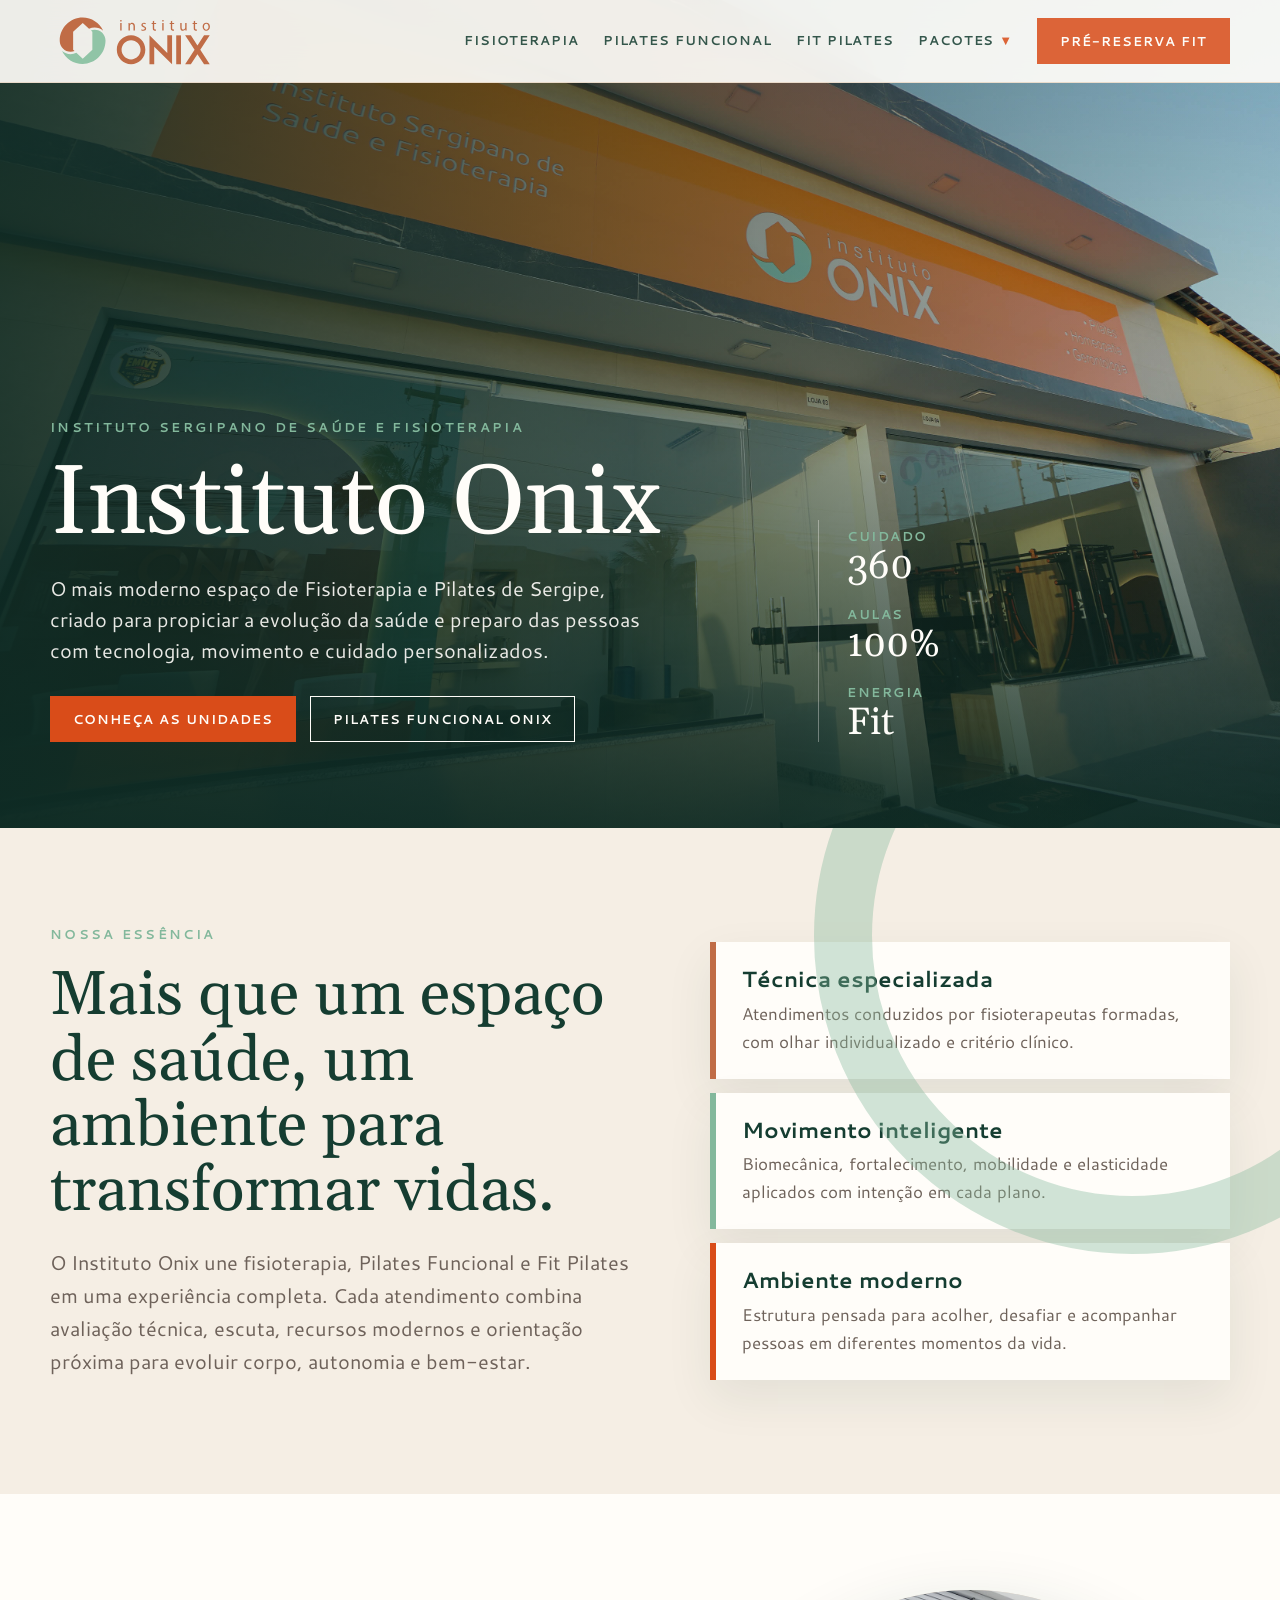
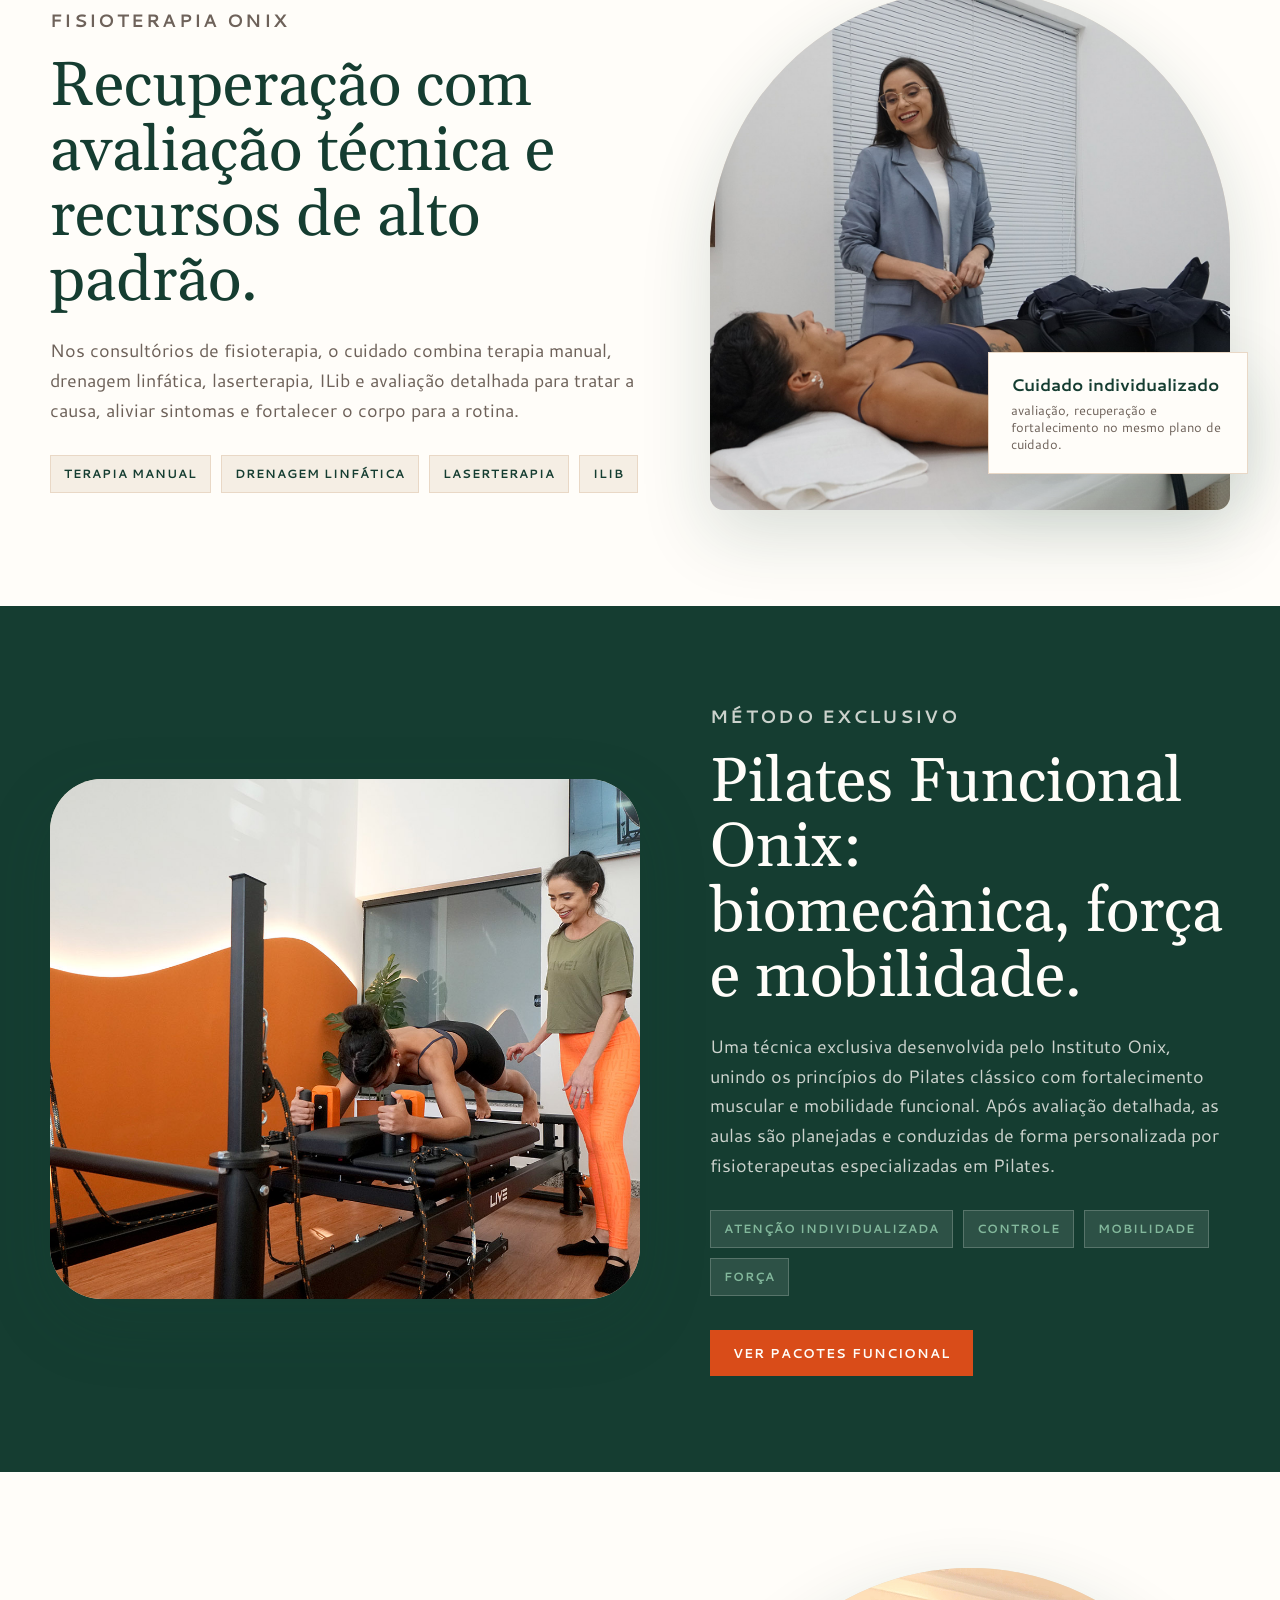
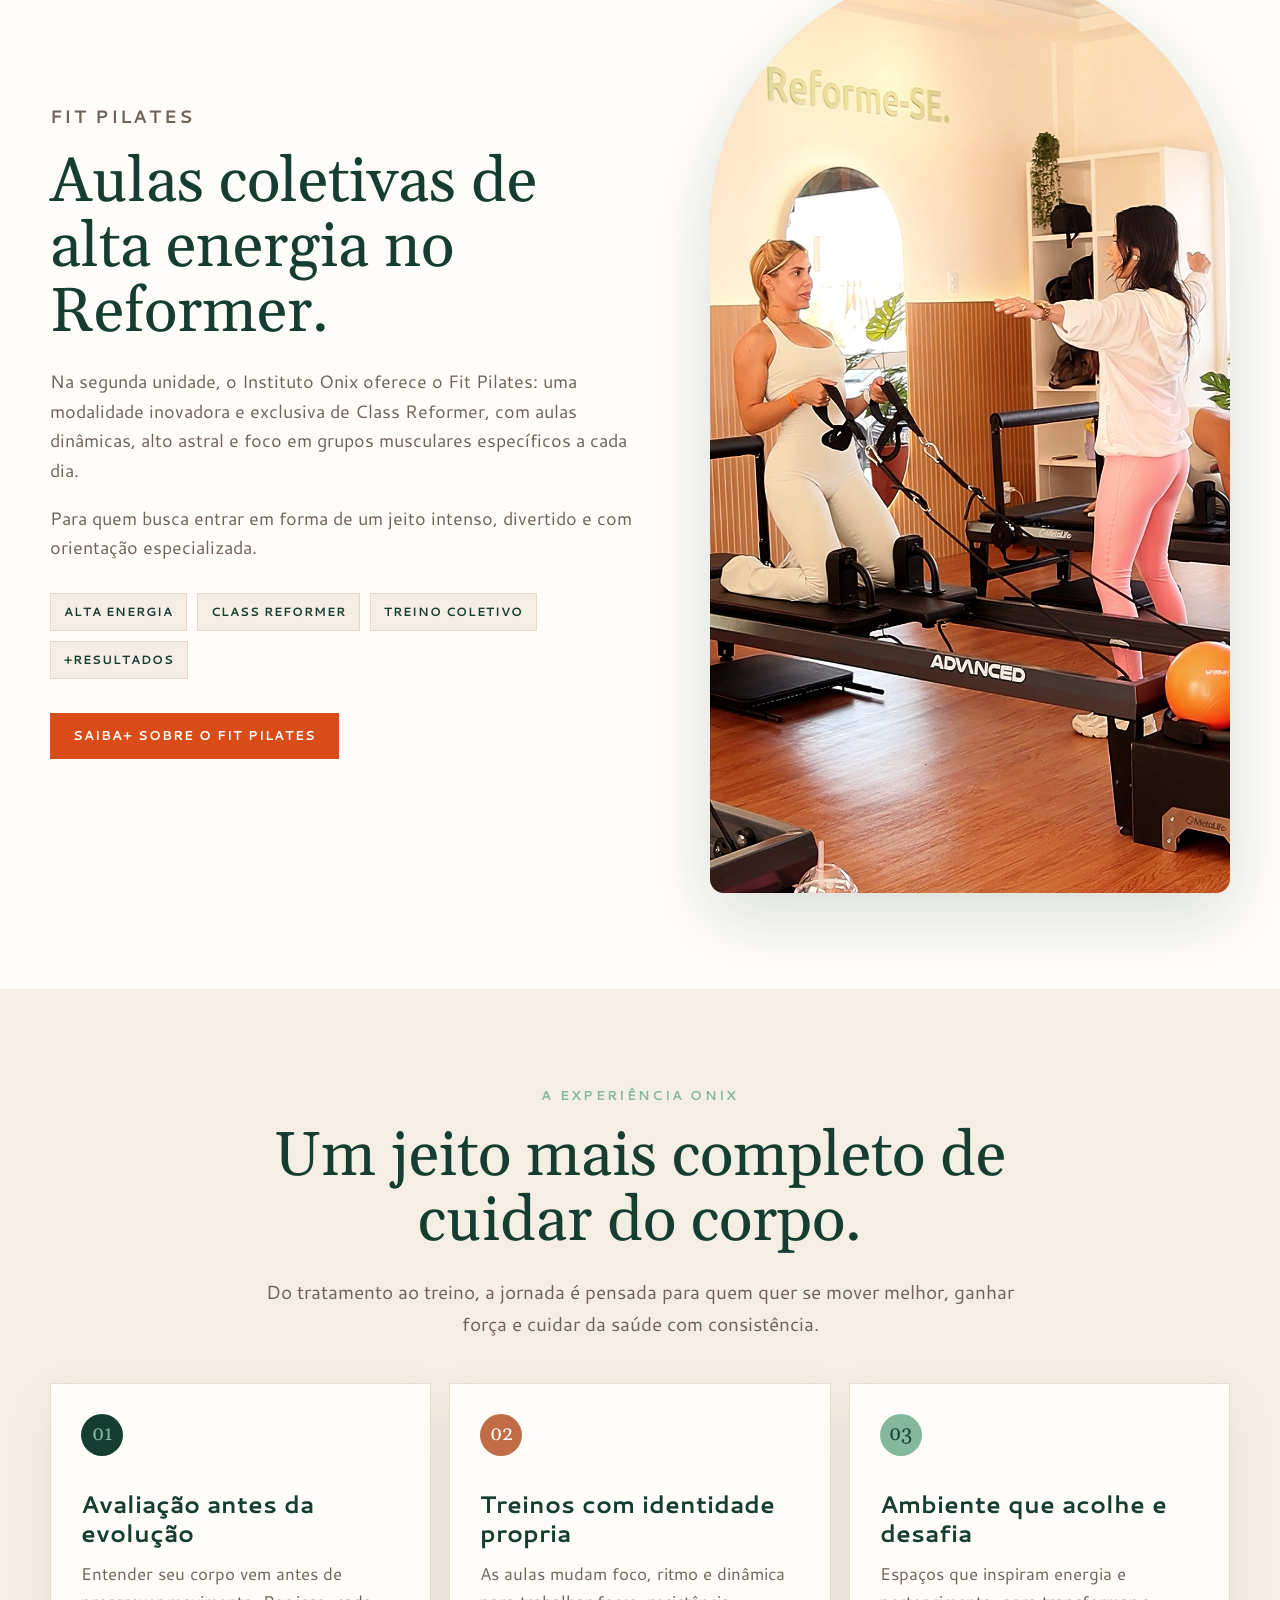
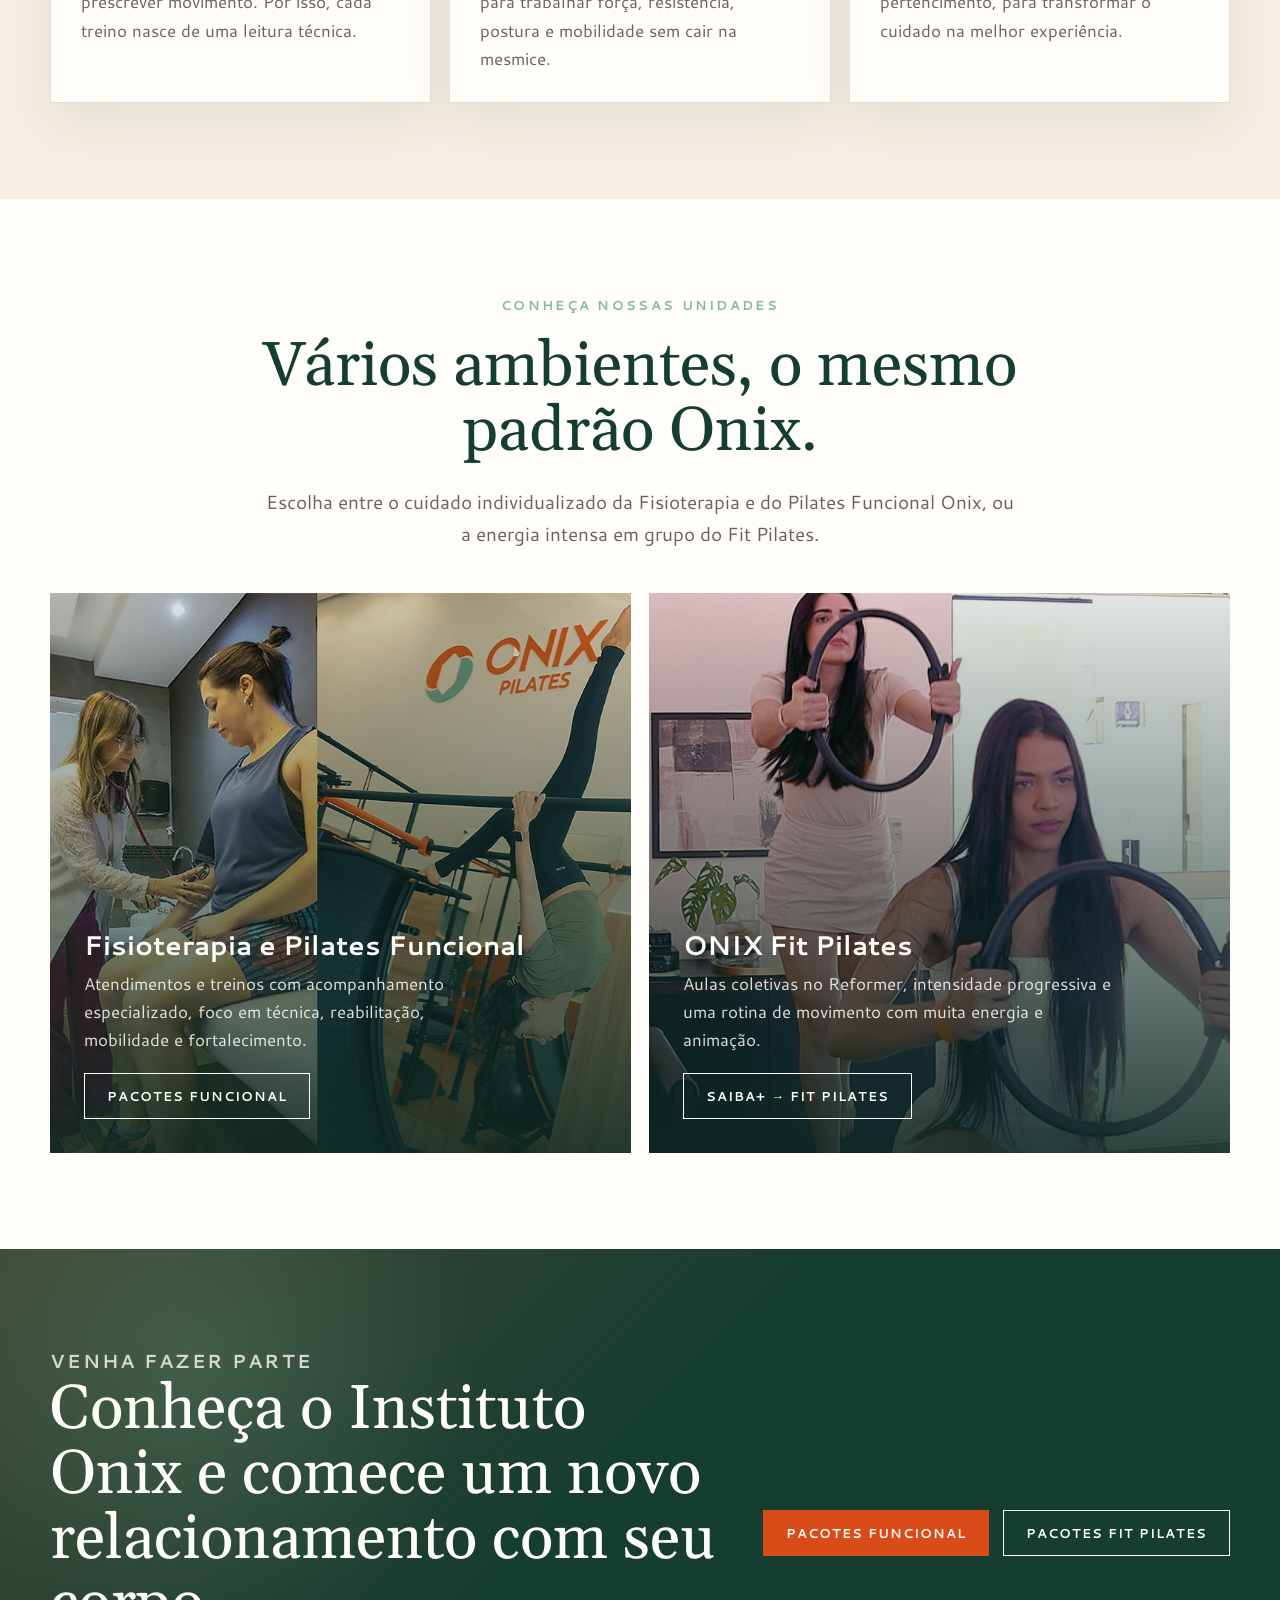
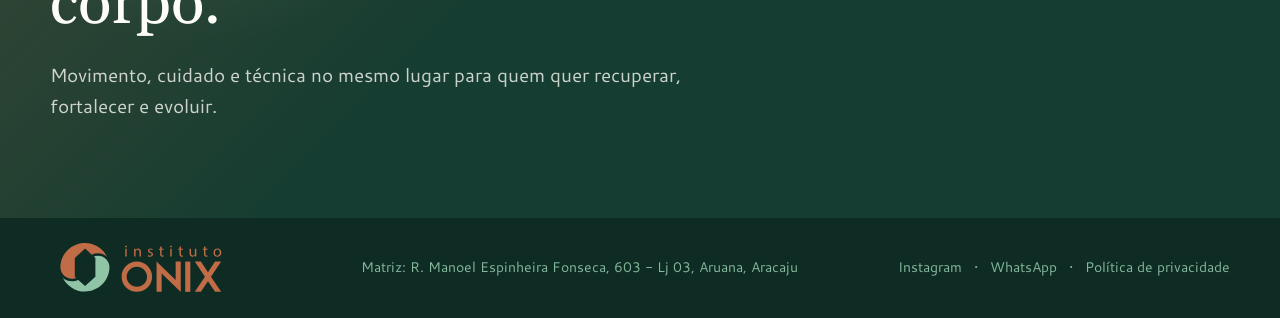
<file: index.html>
<!doctype html>
<html lang="pt-BR">
<head>
  <meta charset="utf-8">
  <meta name="viewport" content="width=device-width, initial-scale=1">
  <title>Instituto Onix | Fisioterapia, Pilates Funcional e Fit Pilates em Sergipe</title>
  <meta name="description" content="Conheça o Instituto Onix, espaço moderno de fisioterapia, Pilates Funcional e Fit Pilates em Sergipe, com atendimento especializado e movimento com propósito.">
  <meta name="robots" content="index, follow">
  <meta name="theme-color" content="#153d31">
  <meta property="og:locale" content="pt_BR">
  <meta property="og:type" content="website">
  <meta property="og:site_name" content="Instituto Onix">
  <meta property="og:title" content="Instituto Onix | Fisioterapia, Pilates Funcional e Fit Pilates">
  <meta property="og:description" content="Um ambiente pensado para cuidar de pessoas, promover movimento e transformar vidas.">
  <meta property="og:image" content="assets/frontpage/V12-bottom-up-shot.jpg">
  <meta name="twitter:card" content="summary_large_image">
  <meta name="twitter:title" content="Instituto Onix">
  <meta name="twitter:description" content="Fisioterapia, Pilates Funcional e Fit Pilates em Sergipe.">
  <meta name="twitter:image" content="assets/frontpage/V12-bottom-up-shot.jpg">
  <link rel="preconnect" href="https://fonts.googleapis.com">
  <link rel="preconnect" href="https://fonts.gstatic.com" crossorigin>
  <link href="https://fonts.googleapis.com/css2?family=Cantarell:wght@400;700&family=Gelasio:ital,wght@0,400;0,700;1,400&display=swap" rel="stylesheet">
  <style>
    :root {
      --forest: #153d31;
      --forest-deep: #0e2b24;
      --sage: #83b89c;
      --terracotta: #c06c46;
      --orange: #d94c19;
      --ink: #28231f;
      --cream: #f5eee4;
      --sand: #e9d8c6;
      --white: #fffdf9;
      --muted: #6e625a;
      --line: rgba(40, 35, 31, .14);
      --shadow: 0 24px 70px rgba(21, 61, 49, .16);
      --serif: "Gelasio", Georgia, "Times New Roman", serif;
      --sans: "Cantarell", Arial, Helvetica, sans-serif;
    }

    * {
      box-sizing: border-box;
    }

    html {
      scroll-behavior: smooth;
    }

    body {
      margin: 0;
      background: var(--white);
      color: var(--ink);
      font-family: var(--sans);
      font-size: 17px;
      line-height: 1.65;
    }

    body::selection {
      background: var(--sage);
      color: var(--forest);
    }

    a {
      color: inherit;
      text-decoration: none;
    }

    img {
      display: block;
      max-width: 100%;
    }

    .site-header {
      position: fixed;
      top: 0;
      left: 0;
      right: 0;
      z-index: 20;
      background: rgba(255, 253, 249, .92);
      border-bottom: 1px solid rgba(233, 216, 198, .85);
      backdrop-filter: blur(18px);
    }

    .nav-shell {
      width: min(1180px, calc(100% - 36px));
      min-height: 82px;
      margin: 0 auto;
      display: flex;
      align-items: center;
      justify-content: space-between;
      gap: 22px;
    }

    .brand {
      display: inline-flex;
      align-items: center;
      min-width: max-content;
    }

    .brand-logo {
      display: block;
      width: 168px;
      height: auto;
    }

    .nav-links {
      display: flex;
      align-items: center;
      justify-content: flex-end;
      gap: 24px;
      color: var(--forest);
      font-size: 13px;
      font-weight: 700;
      letter-spacing: .9px;
      text-transform: uppercase;
    }

    .nav-links > a,
    .packages-menu summary {
      opacity: .86;
      transition: color .2s ease, opacity .2s ease;
    }

    .nav-links > a:hover,
    .packages-menu summary:hover {
      color: var(--orange);
      opacity: 1;
    }

    .packages-menu {
      position: relative;
    }

    .packages-menu summary {
      cursor: pointer;
      list-style: none;
    }

    .packages-menu summary::-webkit-details-marker {
      display: none;
    }

    .packages-menu summary::after {
      content: " ▼";
      color: var(--orange);
    }

    .packages-menu[open] summary::after {
      content: " ▲";
    }

    .packages-dropdown {
      position: absolute;
      top: calc(100% + 18px);
      right: 0;
      width: 260px;
      padding: 10px;
      background: var(--white);
      border: 1px solid var(--sand);
      box-shadow: var(--shadow);
    }

    .packages-dropdown a {
      display: block;
      padding: 12px 14px;
      border-radius: 6px;
      color: var(--forest);
    }

    .packages-dropdown a:hover {
      background: var(--cream);
      color: var(--orange);
    }

    .header-cta,
    .btn {
      display: inline-flex;
      align-items: center;
      justify-content: center;
      min-height: 46px;
      padding: 0 22px;
      border: 1px solid transparent;
      border-radius: 0;
      font-size: 13px;
      font-weight: 700;
      letter-spacing: 1px;
      line-height: 1.1;
      text-transform: uppercase;
      transition: background .2s ease, border-color .2s ease, color .2s ease, transform .2s ease;
    }

    .header-cta,
    .btn-solid {
      background: var(--orange);
      color: var(--white);
    }

    .header-cta:hover,
    .btn-solid:hover {
      background: var(--terracotta);
      transform: translateY(-1px);
    }

    .btn-outline {
      border-color: currentColor;
      color: var(--white);
    }

    .btn-outline:hover {
      background: var(--white);
      color: var(--forest);
    }

    .section {
      position: relative;
      padding: 96px 0;
      scroll-margin-top: 112px;
    }

    .wrap {
      width: min(1180px, calc(100% - 36px));
      margin: 0 auto;
    }

    .hero {
      position: relative;
      min-height: 92vh;
      display: flex;
      align-items: flex-end;
      isolation: isolate;
      overflow: hidden;
      color: var(--white);
      background: var(--forest);
    }

    .hero::before {
      content: "";
      position: absolute;
      inset: 0;
      z-index: -2;
      background: url("assets/frontpage/fachada-perspectiva.jpg") center / cover no-repeat;
    }

    .hero::after {
      content: "";
      position: absolute;
      inset: 0;
      z-index: -1;
      background:
        linear-gradient(90deg, rgba(14, 43, 36, .88) 0%, rgba(14, 43, 36, .58) 42%, rgba(14, 43, 36, .16) 100%),
        linear-gradient(0deg, rgba(14, 43, 36, .88) 0%, rgba(14, 43, 36, .08) 45%);
    }

    .hero-content {
      width: min(1180px, calc(100% - 36px));
      margin: 0 auto;
      padding: 150px 0 86px;
      display: grid;
      grid-template-columns: minmax(0, 720px) minmax(220px, 1fr);
      gap: 48px;
      align-items: end;
    }

    .eyebrow {
      margin: 0 0 18px;
      color: var(--sage);
      font-size: 13px;
      font-weight: 700;
      letter-spacing: 2.3px;
      text-transform: uppercase;
    }

    h1,
    h2,
    h3,
    p {
      margin-top: 0;
    }

    h1,
    h2 {
      font-family: var(--serif);
      font-weight: 400;
      letter-spacing: 0;
    }

    h1 {
      max-width: 680px;
      margin-bottom: 22px;
      font-size: clamp(54px, 8vw, 98px);
      line-height: .96;
    }

    h2 {
      margin-bottom: 22px;
      color: var(--forest);
      font-size: clamp(38px, 5vw, 62px);
      line-height: 1.05;
    }

    h1 em,
    h2 em {
      color: var(--sage);
      font-style: italic;
    }

    .hero-copy p:not(.eyebrow) {
      max-width: 610px;
      margin-bottom: 30px;
      color: rgba(255, 253, 249, .9);
      font-size: 20px;
      line-height: 1.55;
    }

    .button-row {
      display: flex;
      flex-wrap: wrap;
      gap: 14px;
    }

    .hero-stats {
      display: grid;
      gap: 12px;
      padding-left: 28px;
      border-left: 1px solid rgba(255, 253, 249, .35);
    }

    .hero-stats span {
      color: var(--sage);
      font-size: 13px;
      font-weight: 700;
      letter-spacing: 1.5px;
      text-transform: uppercase;
    }

    .hero-stats strong {
      display: block;
      font-family: var(--serif);
      font-size: 38px;
      font-weight: 400;
      line-height: 1;
    }

    .intro {
      background: var(--cream);
      overflow: hidden;
    }

    .intro::before {
      content: "";
      position: absolute;
      width: min(44vw, 520px);
      height: min(44vw, 520px);
      right: -170px;
      top: -210px;
      border: 58px solid rgba(131, 184, 156, .38);
      border-radius: 50%;
    }

    .intro-grid,
    .split-grid {
      display: grid;
      grid-template-columns: minmax(0, 1fr) minmax(320px, 520px);
      gap: 70px;
      align-items: center;
    }

    .lead {
      max-width: 670px;
      color: var(--muted);
      font-size: 20px;
    }

    .pillars {
      display: grid;
      gap: 14px;
    }

    .pillar {
      padding: 24px 26px;
      background: var(--white);
      border-left: 6px solid var(--terracotta);
      box-shadow: 0 18px 44px rgba(21, 61, 49, .08);
    }

    .pillar:nth-child(2) {
      border-left-color: var(--sage);
    }

    .pillar:nth-child(3) {
      border-left-color: var(--orange);
    }

    .pillar h3 {
      margin-bottom: 6px;
      color: var(--forest);
      font-size: 22px;
      line-height: 1.2;
    }

    .pillar p {
      margin-bottom: 0;
      color: var(--muted);
    }

    .media-block {
      position: relative;
    }

    .photo-frame {
      overflow: hidden;
      background: var(--sand);
      box-shadow: var(--shadow);
    }

    .photo-frame img {
      width: 100%;
      height: 100%;
      min-height: 520px;
      object-fit: cover;
    }

    .photo-frame.arch {
      border-radius: 260px 260px 14px 14px;
    }

    .photo-frame.soft {
      border-radius: 52px;
    }

    .floating-label {
      position: absolute;
      right: -18px;
      bottom: 36px;
      width: min(260px, 78%);
      padding: 20px 22px;
      background: var(--white);
      border: 1px solid var(--sand);
      color: var(--forest);
      box-shadow: var(--shadow);
      font-weight: 700;
      line-height: 1.3;
    }

    .floating-label small {
      display: block;
      margin-top: 7px;
      color: var(--muted);
      font-size: 13px;
      font-weight: 400;
    }

    .service-section {
      overflow: hidden;
      background: var(--white);
    }

    .service-section.green-band {
      background: var(--forest);
      color: var(--white);
    }

    .service-section.green-band h2,
    .service-section.green-band h3 {
      color: var(--white);
    }

    .service-section.green-band p {
      color: rgba(255, 253, 249, .78);
    }

    .copy-block p {
      color: var(--muted);
      font-size: 18px;
    }

    .green-band .copy-block p {
      color: rgba(255, 253, 249, .78);
    }

    .tag-row {
      display: flex;
      flex-wrap: wrap;
      gap: 10px;
      margin-top: 30px;
    }

    .section-actions {
      margin-top: 34px;
    }

    .tag-row span {
      padding: 8px 13px;
      background: var(--cream);
      border: 1px solid var(--sand);
      color: var(--forest);
      font-size: 12px;
      font-weight: 700;
      letter-spacing: 1px;
      text-transform: uppercase;
    }

    .green-band .tag-row span {
      background: rgba(255, 253, 249, .1);
      border-color: rgba(255, 253, 249, .2);
      color: var(--sage);
    }

    .cards-section {
      background: var(--cream);
    }

    .section-heading {
      max-width: 760px;
      margin: 0 auto 44px;
      text-align: center;
    }

    .section-heading p:not(.eyebrow) {
      color: var(--muted);
      font-size: 19px;
    }

    .cards-grid {
      display: grid;
      grid-template-columns: repeat(3, minmax(0, 1fr));
      gap: 18px;
    }

    .care-card {
      min-height: 320px;
      display: flex;
      flex-direction: column;
      justify-content: space-between;
      padding: 30px;
      background: var(--white);
      border: 1px solid rgba(233, 216, 198, .9);
      box-shadow: 0 18px 46px rgba(21, 61, 49, .07);
    }

    .care-card span {
      width: 42px;
      height: 42px;
      display: inline-flex;
      align-items: center;
      justify-content: center;
      margin-bottom: 34px;
      border-radius: 50%;
      background: var(--forest);
      color: var(--sage);
      font-family: var(--serif);
      font-size: 20px;
    }

    .care-card:nth-child(2) span {
      background: var(--terracotta);
      color: var(--white);
    }

    .care-card:nth-child(3) span {
      background: var(--sage);
      color: var(--forest);
    }

    .care-card h3 {
      margin-bottom: 12px;
      color: var(--forest);
      font-size: 24px;
      line-height: 1.2;
    }

    .care-card p {
      margin-bottom: 0;
      color: var(--muted);
    }

    .units {
      background: var(--white);
    }

    .unit-grid {
      display: grid;
      grid-template-columns: repeat(2, minmax(0, 1fr));
      gap: 18px;
    }

    .unit-card {
      position: relative;
      min-height: 560px;
      display: flex;
      align-items: flex-end;
      overflow: hidden;
      isolation: isolate;
      padding: 34px;
      color: var(--white);
      background: var(--forest);
    }

    .unit-card img {
      position: absolute;
      inset: 0;
      z-index: -2;
      width: 100%;
      height: 100%;
      object-fit: cover;
    }

    .unit-card::after {
      content: "";
      position: absolute;
      inset: 0;
      z-index: -1;
      background: linear-gradient(0deg, rgba(14, 43, 36, .88), rgba(14, 43, 36, .12));
    }

    .unit-card h3 {
      margin-bottom: 8px;
      font-size: 27px;
      line-height: 1.2;
    }

    .unit-card p {
      max-width: 430px;
      margin-bottom: 20px;
      color: rgba(255, 253, 249, .86);
    }

    .cta {
      background: var(--forest);
      color: var(--white);
      overflow: hidden;
    }

    .cta::before {
      content: "";
      position: absolute;
      inset: 0;
      background:
        radial-gradient(circle at 15% 20%, rgba(131, 184, 156, .24), transparent 24%),
        linear-gradient(135deg, rgba(192, 108, 70, .28), transparent 46%);
      opacity: .9;
    }

    .cta .wrap {
      position: relative;
      display: grid;
      grid-template-columns: minmax(0, 1fr) auto;
      gap: 34px;
      align-items: center;
    }

    .cta h2 {
      max-width: 780px;
      color: var(--white);
    }

    .cta p {
      max-width: 680px;
      margin-bottom: 0;
      color: rgba(255, 253, 249, .78);
      font-size: 19px;
    }

    .site-footer {
      background: var(--forest-deep);
      color: var(--sage);
    }

    .footer-inner {
      width: min(1180px, calc(100% - 36px));
      min-height: 100px;
      margin: 0 auto;
      display: grid;
      grid-template-columns: 210px 1fr auto;
      align-items: center;
      gap: 32px;
    }

    .footer-inner .logo-link img { width: 180px; }

    .footer-address {
      justify-self: center;
      color: var(--sage);
      font-size: 14px;
    }

    .footer-links {
      display: flex;
      flex-wrap: wrap;
      justify-content: flex-end;
      gap: 12px;
      font-size: 14px;
    }

    .footer-links a { color: var(--sage); }

    @media (max-width: 980px) {
      .nav-shell {
        min-height: auto;
        padding: 16px 0;
        align-items: flex-start;
      }

      .nav-links {
        flex-wrap: wrap;
        gap: 12px 18px;
      }

      .header-cta {
        display: none;
      }

      .hero-content,
      .intro-grid,
      .split-grid,
      .cards-grid,
      .unit-grid,
      .cta .wrap {
        grid-template-columns: 1fr;
      }

      .hero-content {
        padding-top: 136px;
      }

      .hero-stats {
        grid-template-columns: repeat(3, minmax(0, 1fr));
        padding-left: 0;
        padding-top: 24px;
        border-left: 0;
        border-top: 1px solid rgba(255, 253, 249, .35);
      }

      .split-grid .media-block:first-child {
        order: -1;
      }

      .photo-frame img {
        min-height: 420px;
      }

      .unit-card {
        min-height: 440px;
      }
    }

    @media (max-width: 700px) {
      body {
        font-size: 16px;
      }

      .nav-shell {
        width: min(100% - 28px, 1180px);
        display: grid;
      }

      .brand {
        font-size: 14px;
      }

      .nav-links {
        align-items: flex-start;
        justify-content: flex-start;
        font-size: 12px;
      }

      .packages-dropdown {
        left: 0;
        right: auto;
      }

      .hero {
        min-height: 88vh;
      }

      .hero-content,
      .wrap {
        width: min(100% - 28px, 1180px);
      }

      h1 {
        font-size: 50px;
      }

      h2 {
        font-size: 38px;
      }

      .hero-copy p:not(.eyebrow),
      .lead,
      .section-heading p:not(.eyebrow) {
        font-size: 17px;
      }

      .button-row,
      .hero-stats {
        display: grid;
        grid-template-columns: 1fr;
      }

      .section {
        padding: 72px 0;
      }

      .intro-grid,
      .split-grid {
        gap: 38px;
      }

      .photo-frame.arch,
      .photo-frame.soft {
        border-radius: 32px;
      }

      .photo-frame img {
        min-height: 340px;
      }

      .floating-label {
        position: static;
        width: 100%;
        margin-top: -2px;
      }

      .care-card {
        min-height: auto;
      }

      .unit-card {
        min-height: 380px;
        padding: 26px;
      }

      .footer-inner {
        grid-template-columns: 1fr;
        padding: 34px 0;
      }

      .footer-address,
      .footer-links {
        justify-self: start;
        justify-content: flex-start;
      }
    }
  </style>
</head>
<body>
  <header class="site-header">
    <nav class="nav-shell" aria-label="Navegação principal">
      <a class="brand" href="landingpage.html" aria-label="Instituto Onix — página inicial">
        <img class="brand-logo" src="assets/frontpage/Onix-Instituto-logo.svg" alt="Instituto Onix">
      </a>
      <div class="nav-links">
        <a href="#fisioterapia">Fisioterapia</a>
        <a href="#pilates-funcional">Pilates Funcional</a>
        <a href="#fit-pilates">Fit Pilates</a>
        <details class="packages-menu">
          <summary>Pacotes</summary>
          <div class="packages-dropdown">
            <a href="pacotes_funcional.html">Pacotes Pilates Funcional</a>
            <a href="pacotes.html">Pacotes Fit Pilates</a>
          </div>
        </details>
        <a class="header-cta" href="https://agendamento.nextfit.com.br/de96b908-1d85-4b95-a931-421502de7550">Pré-reserva Fit</a>
      </div>
    </nav>
  </header>

  <main id="top">
    <section class="hero" aria-label="Instituto Onix">
      <div class="hero-content">
        <div class="hero-copy">
          <p class="eyebrow">Instituto Sergipano de Saúde e Fisioterapia</p>
          <h1>Instituto Onix</h1>
          <p>O mais moderno espaço de Fisioterapia e Pilates de Sergipe, criado para propiciar a evolução da saúde e preparo das pessoas com tecnologia, movimento e cuidado personalizados.</p>
          <div class="button-row">
            <a class="btn btn-solid" href="#unidades">Conheça as unidades</a>
            <a class="btn btn-outline" href="pacotes_funcional.html">Pilates Funcional Onix</a>
          </div>
        </div>
        <div class="hero-stats" aria-label="Destaques do Instituto Onix">
          <div>
            <span>Cuidado</span>
            <strong>360</strong>
          </div>
          <div>
            <span>Aulas</span>
            <strong>100%</strong>
          </div>
          <div>
            <span>Energia</span>
            <strong>Fit</strong>
          </div>
        </div>
      </div>
    </section>

    <section class="section intro" id="sobre">
      <div class="wrap intro-grid">
        <div>
          <p class="eyebrow">Nossa essência</p>
          <h2>Mais que um espaço de saúde, um ambiente para transformar vidas.</h2>
          <p class="lead">O Instituto Onix une fisioterapia, Pilates Funcional e Fit Pilates em uma experiência completa. Cada atendimento combina avaliação técnica, escuta, recursos modernos e orientação próxima para evoluir corpo, autonomia e bem-estar.</p>
        </div>
        <div class="pillars" aria-label="Pilares do Instituto Onix">
          <article class="pillar">
            <h3>Técnica especializada</h3>
            <p>Atendimentos conduzidos por fisioterapeutas formadas, com olhar individualizado e critério clínico.</p>
          </article>
          <article class="pillar">
            <h3>Movimento inteligente</h3>
            <p>Biomecânica, fortalecimento, mobilidade e elasticidade aplicados com intenção em cada plano.</p>
          </article>
          <article class="pillar">
            <h3>Ambiente moderno</h3>
            <p>Estrutura pensada para acolher, desafiar e acompanhar pessoas em diferentes momentos da vida.</p>
          </article>
        </div>
      </div>
    </section>

    <section class="section service-section" id="fisioterapia">
      <div class="wrap split-grid">
        <div class="copy-block">
          <p class="eyebrow">Fisioterapia Onix</p>
          <h2>Recuperação com avaliação técnica e recursos de alto padrão.</h2>
          <p>Nos consultórios de fisioterapia, o cuidado combina terapia manual, drenagem linfática, laserterapia, ILib e avaliação detalhada para tratar a causa, aliviar sintomas e fortalecer o corpo para a rotina.</p>
          <div class="tag-row">
            <span>Terapia manual</span>
            <span>Drenagem linfática</span>
            <span>Laserterapia</span>
            <span>ILib</span>
          </div>
        </div>
        <div class="media-block">
          <div class="photo-frame arch">
            <img src="assets/frontpage/fisio.JPG" alt="Atendimento de fisioterapia no Instituto Onix">
          </div>
          <div class="floating-label">Cuidado individualizado <small>avaliação, recuperação e fortalecimento no mesmo plano de cuidado.</small></div>
        </div>
      </div>
    </section>

    <section class="section service-section green-band" id="pilates-funcional">
      <div class="wrap split-grid">
        <div class="media-block">
          <div class="photo-frame soft">
            <img src="assets/frontpage/treino_cadillac_lo.jpg" alt="Aula de Pilates Funcional com orientação individualizada">
          </div>
        </div>
        <div class="copy-block">
          <p class="eyebrow">Método exclusivo</p>
          <h2>Pilates Funcional Onix: biomecânica, força e mobilidade.</h2>
          <p>Uma técnica exclusiva desenvolvida pelo Instituto Onix, unindo os princípios do Pilates clássico com fortalecimento muscular e mobilidade funcional. Após avaliação detalhada, as aulas são planejadas e conduzidas de forma personalizada por fisioterapeutas especializadas em Pilates.</p>
          <div class="tag-row">
            <span>Atenção individualizada</span>
            <span>Controle</span>
            <span>Mobilidade</span>
            <span>Força</span>
          </div>
          <div class="button-row section-actions">
            <a class="btn btn-solid" href="pacotes_funcional.html">Ver pacotes funcional</a>
          </div>
        </div>
      </div>
    </section>

    <section class="section service-section" id="fit-pilates">
      <div class="wrap split-grid">
        <div class="copy-block">
          <p class="eyebrow">Fit Pilates</p>
          <h2>Aulas coletivas de alta energia no Reformer.</h2>
          <p>Na segunda unidade, o Instituto Onix oferece o Fit Pilates: uma modalidade inovadora e exclusiva de Class Reformer, com aulas dinâmicas, alto astral e foco em grupos musculares específicos a cada dia.</p>
          <p>Para quem busca entrar em forma de um jeito intenso, divertido e com orientação especializada.</p>
          <div class="tag-row">
            <span>Alta energia</span>
            <span>Class Reformer</span>
            <span>Treino coletivo</span>
            <span>+Resultados</span>
          </div>
          <div class="button-row section-actions">
            <a class="btn btn-solid" href="fitpilates.html">Saiba+ sobre o Fit Pilates</a>
          </div>
        </div>
        <div class="media-block">
          <div class="photo-frame arch">
            <img src="assets/frontpage/fit_treino.png" alt="Treino de Fit Pilates - Método exclusivo de Class Reformer">
          </div>
        </div>
      </div>
    </section>

    <section class="section cards-section" id="experiencia">
      <div class="wrap">
        <div class="section-heading">
          <p class="eyebrow">A experiência Onix</p>
          <h2>Um jeito mais completo de cuidar do corpo.</h2>
          <p>Do tratamento ao treino, a jornada é pensada para quem quer se mover melhor, ganhar força e cuidar da saúde com consistência.</p>
        </div>
        <div class="cards-grid">
          <article class="care-card">
            <div>
              <span>01</span>
              <h3>Avaliação antes da evolução</h3>
              <p>Entender seu corpo vem antes de prescrever movimento. Por isso, cada treino nasce de uma leitura técnica.</p>
            </div>
          </article>
          <article class="care-card">
            <div>
              <span>02</span>
              <h3>Treinos com identidade propria</h3>
              <p>As aulas mudam foco, ritmo e dinâmica para trabalhar força, resistência, postura e mobilidade sem cair na mesmice.</p>
            </div>
          </article>
          <article class="care-card">
            <div>
              <span>03</span>
              <h3>Ambiente que acolhe e desafia</h3>
              <p>Espaços que inspiram energia e pertencimento, para transformar o cuidado na melhor experiência.</p>
            </div>
          </article>
        </div>
      </div>
    </section>

    <section class="section units" id="unidades">
      <div class="wrap">
        <div class="section-heading">
          <p class="eyebrow">Conheça nossas unidades</p>
          <h2>Vários ambientes, o mesmo padrão Onix.</h2>
          <p>Escolha entre o cuidado individualizado da Fisioterapia e do Pilates Funcional Onix, ou a energia intensa em grupo do Fit Pilates.</p>
        </div>
        <div class="unit-grid">
          <article class="unit-card">
            <img src="assets/frontpage/select_comp.jpg" alt="Atendimento fisioterapêutico no Instituto Onix">
            <div>
              <h3>Fisioterapia e Pilates Funcional</h3>
              <p>Atendimentos e treinos com acompanhamento especializado, foco em técnica, reabilitação, mobilidade e fortalecimento.</p>
              <a class="btn btn-outline" href="pacotes_funcional.html">Pacotes funcional</a>
            </div>
          </article>
          <article class="unit-card">
            <img src="assets/frontpage/fit_treino_2.jpg" alt="Estúdio de Fit Pilates do Instituto Onix">
            <div>
              <h3>ONIX Fit Pilates</h3>
              <p>Aulas coletivas no Reformer, intensidade progressiva e uma rotina de movimento com muita energia e animação.</p>
              <a class="btn btn-outline" href="fitpilates.html">Saiba+ → Fit Pilates</a>
            </div>
          </article>
        </div>
      </div>
    </section>

    <section class="section cta" id="comece">
      <div class="wrap">
        <div>
          <p class="eyebrow">Venha fazer parte</p>
          <h2>Conheça o Instituto Onix e comece um novo relacionamento com seu corpo.</h2>
          <p>Movimento, cuidado e técnica no mesmo lugar para quem quer recuperar, fortalecer e evoluir.</p>
        </div>
        <div class="button-row">
          <a class="btn btn-solid" href="pacotes_funcional.html">Pacotes funcional</a>
          <a class="btn btn-outline" href="pacotes.html">Pacotes Fit Pilates</a>
        </div>
      </div>
    </section>
  </main>

  <footer class="site-footer">
    <div class="footer-inner">
      <a class="logo-link" href="landingpage.html" aria-label="Instituto Onix — página inicial">
        <img src="assets/frontpage/Onix-Instituto-logo.svg" alt="Instituto Onix">
      </a>
      <a class="footer-address" href="https://maps.app.goo.gl/QRYprvyyzCWDvm6XA" target="_blank" rel="noopener">Matriz: R. Manoel Espinheira Fonseca, 603 - Lj 03, Aruana, Aracaju</a>
      <nav class="footer-links" aria-label="Redes sociais e políticas">
        <a href="https://www.instagram.com/institutoonix" target="_blank" rel="noopener">Instagram</a>
        <span>•</span>
        <a href="https://wa.me/557999456327" target="_blank" rel="noopener">WhatsApp</a>
        <span>•</span>
        <a href="https://ajuda.nextfit.com.br/support/solutions/articles/69000798726-termos-de-uso-e-pol%C3%ADtica-de-privacidade" target="_blank" rel="noopener">Política de privacidade</a>
      </nav>
    </div>
  </footer>
</body>
</html>
</file>
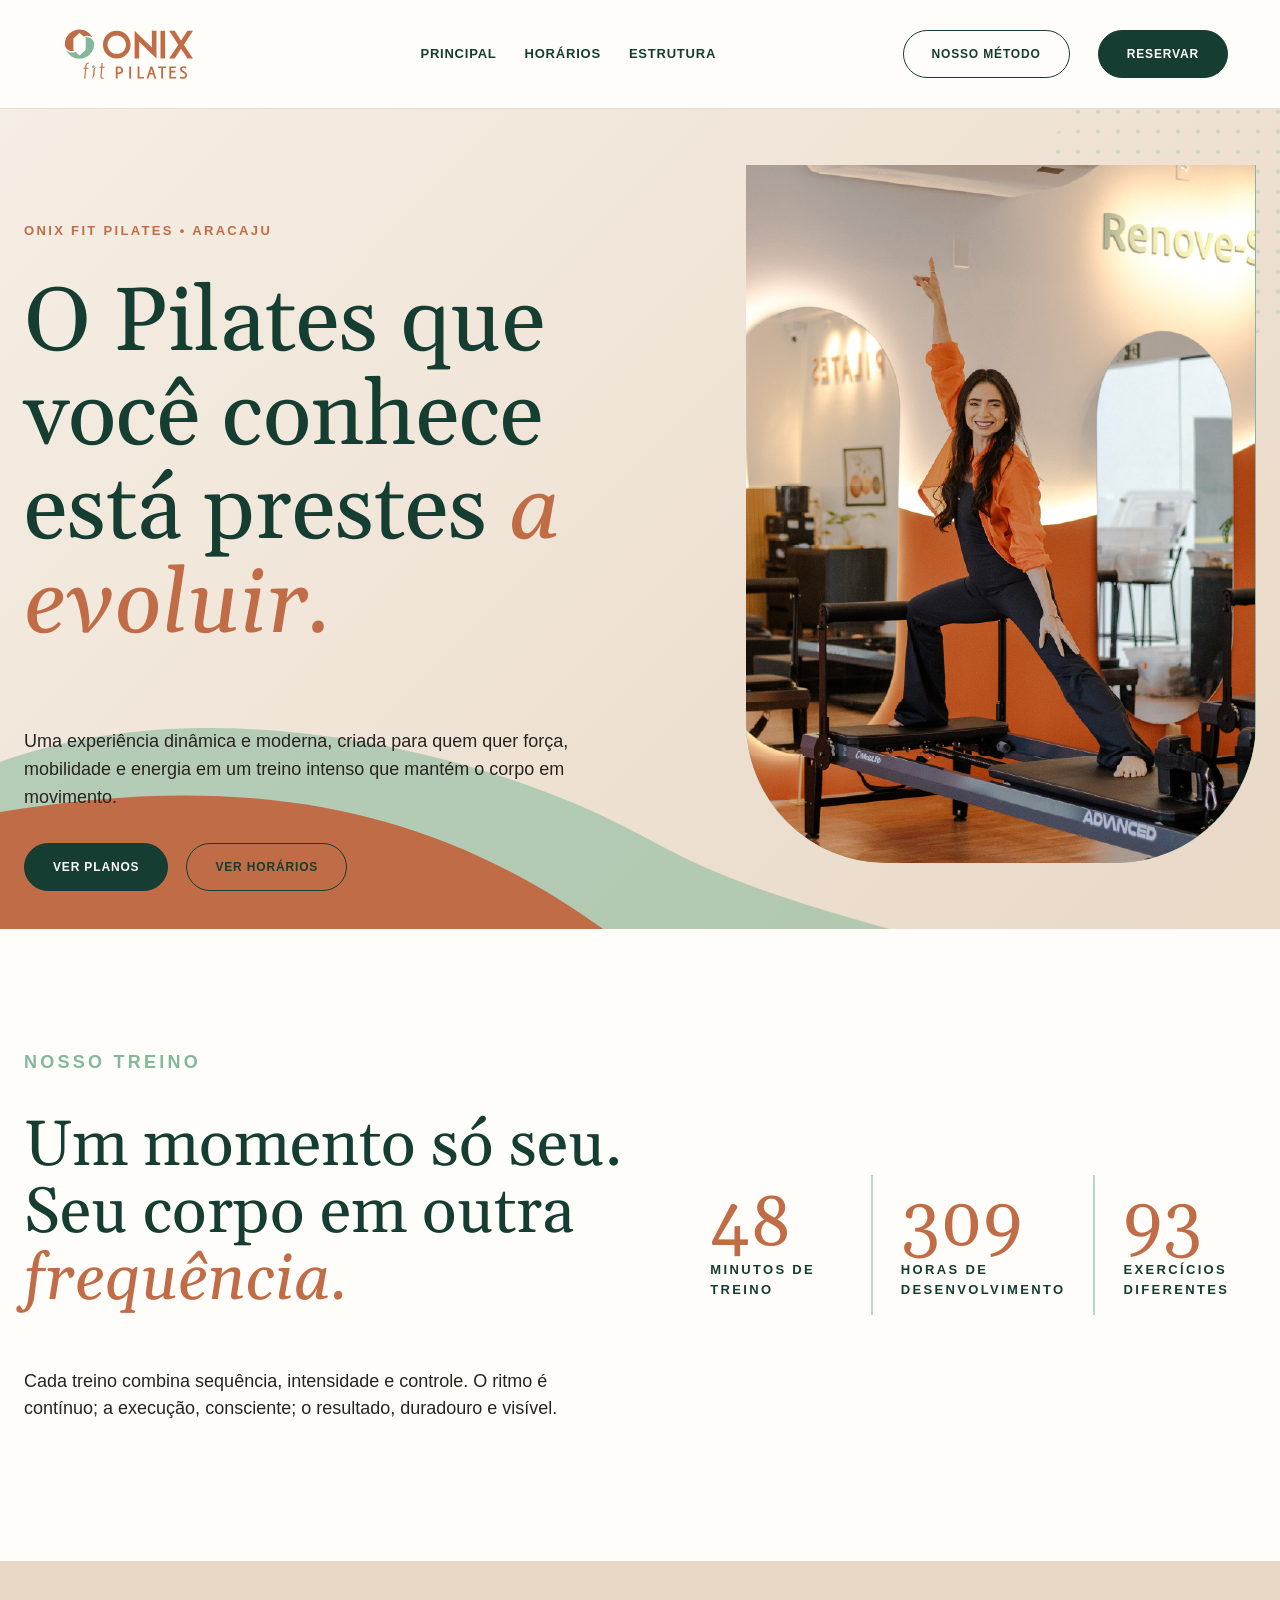
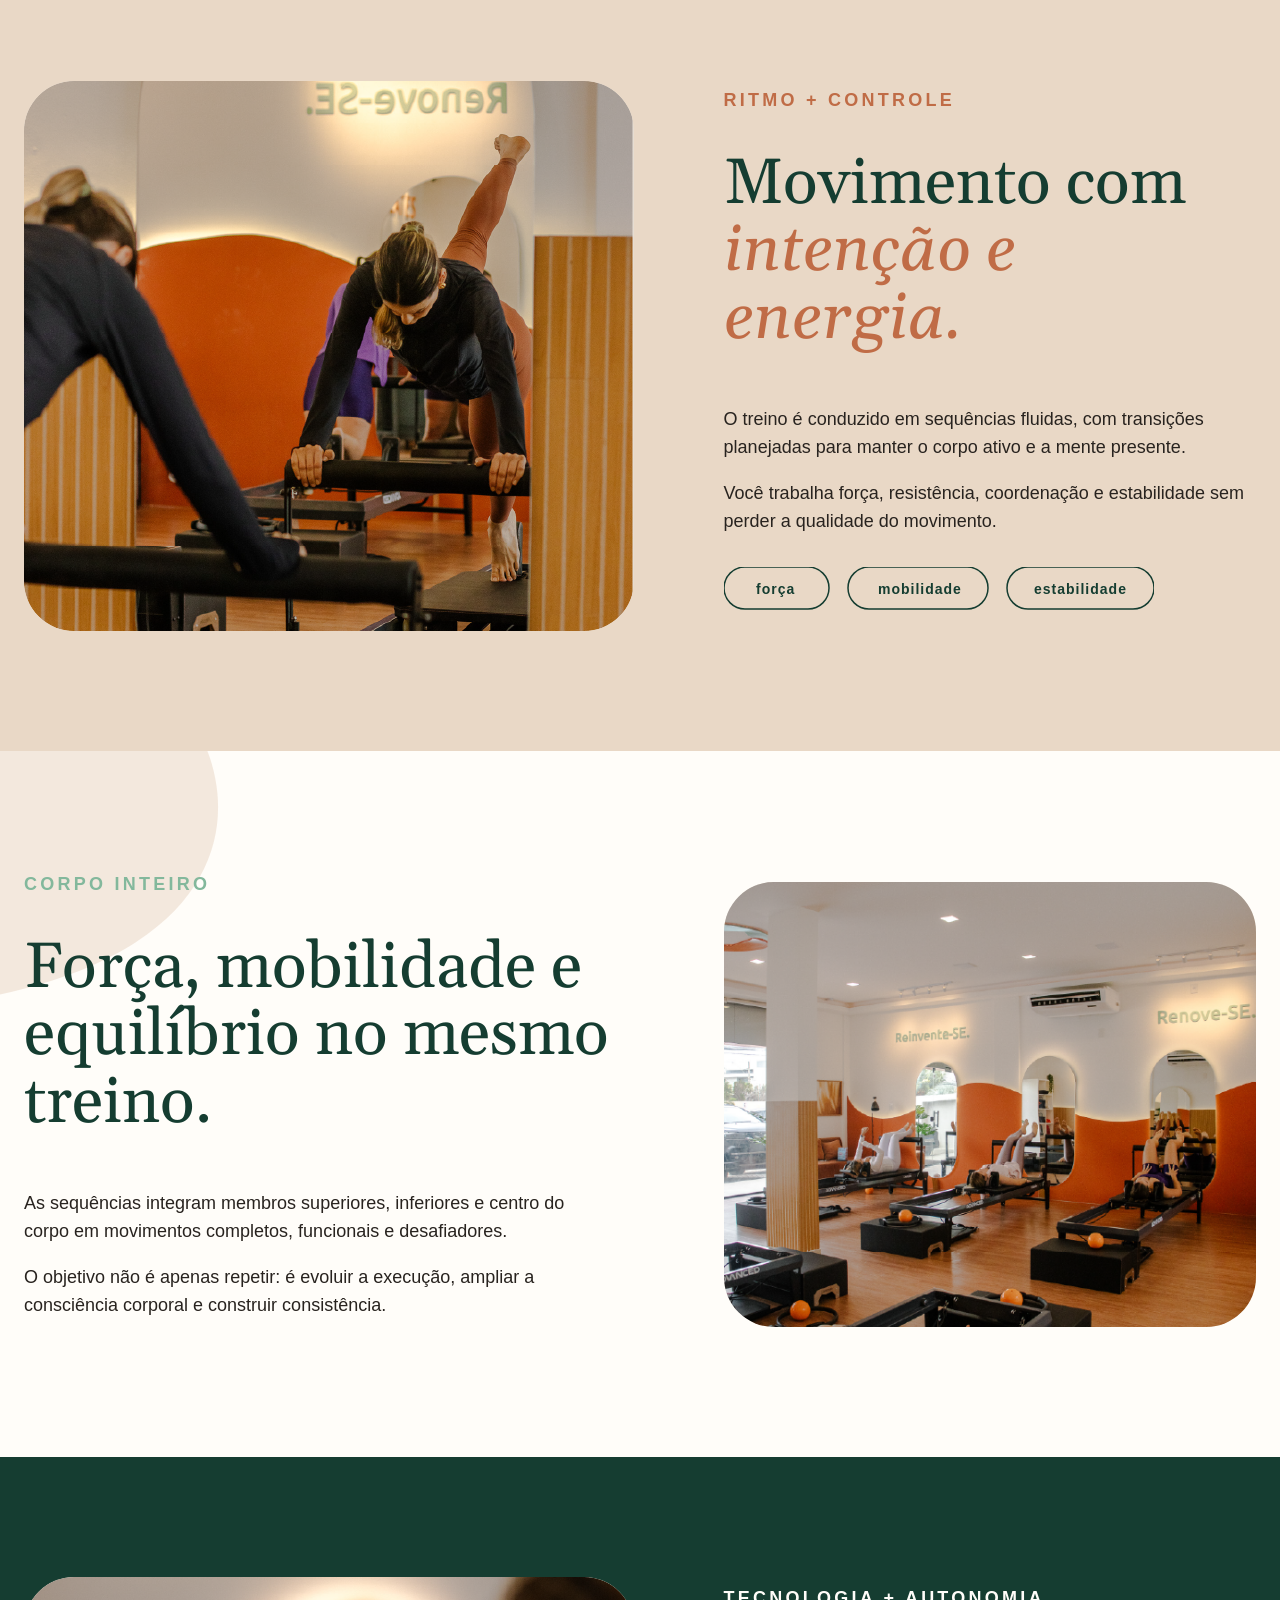
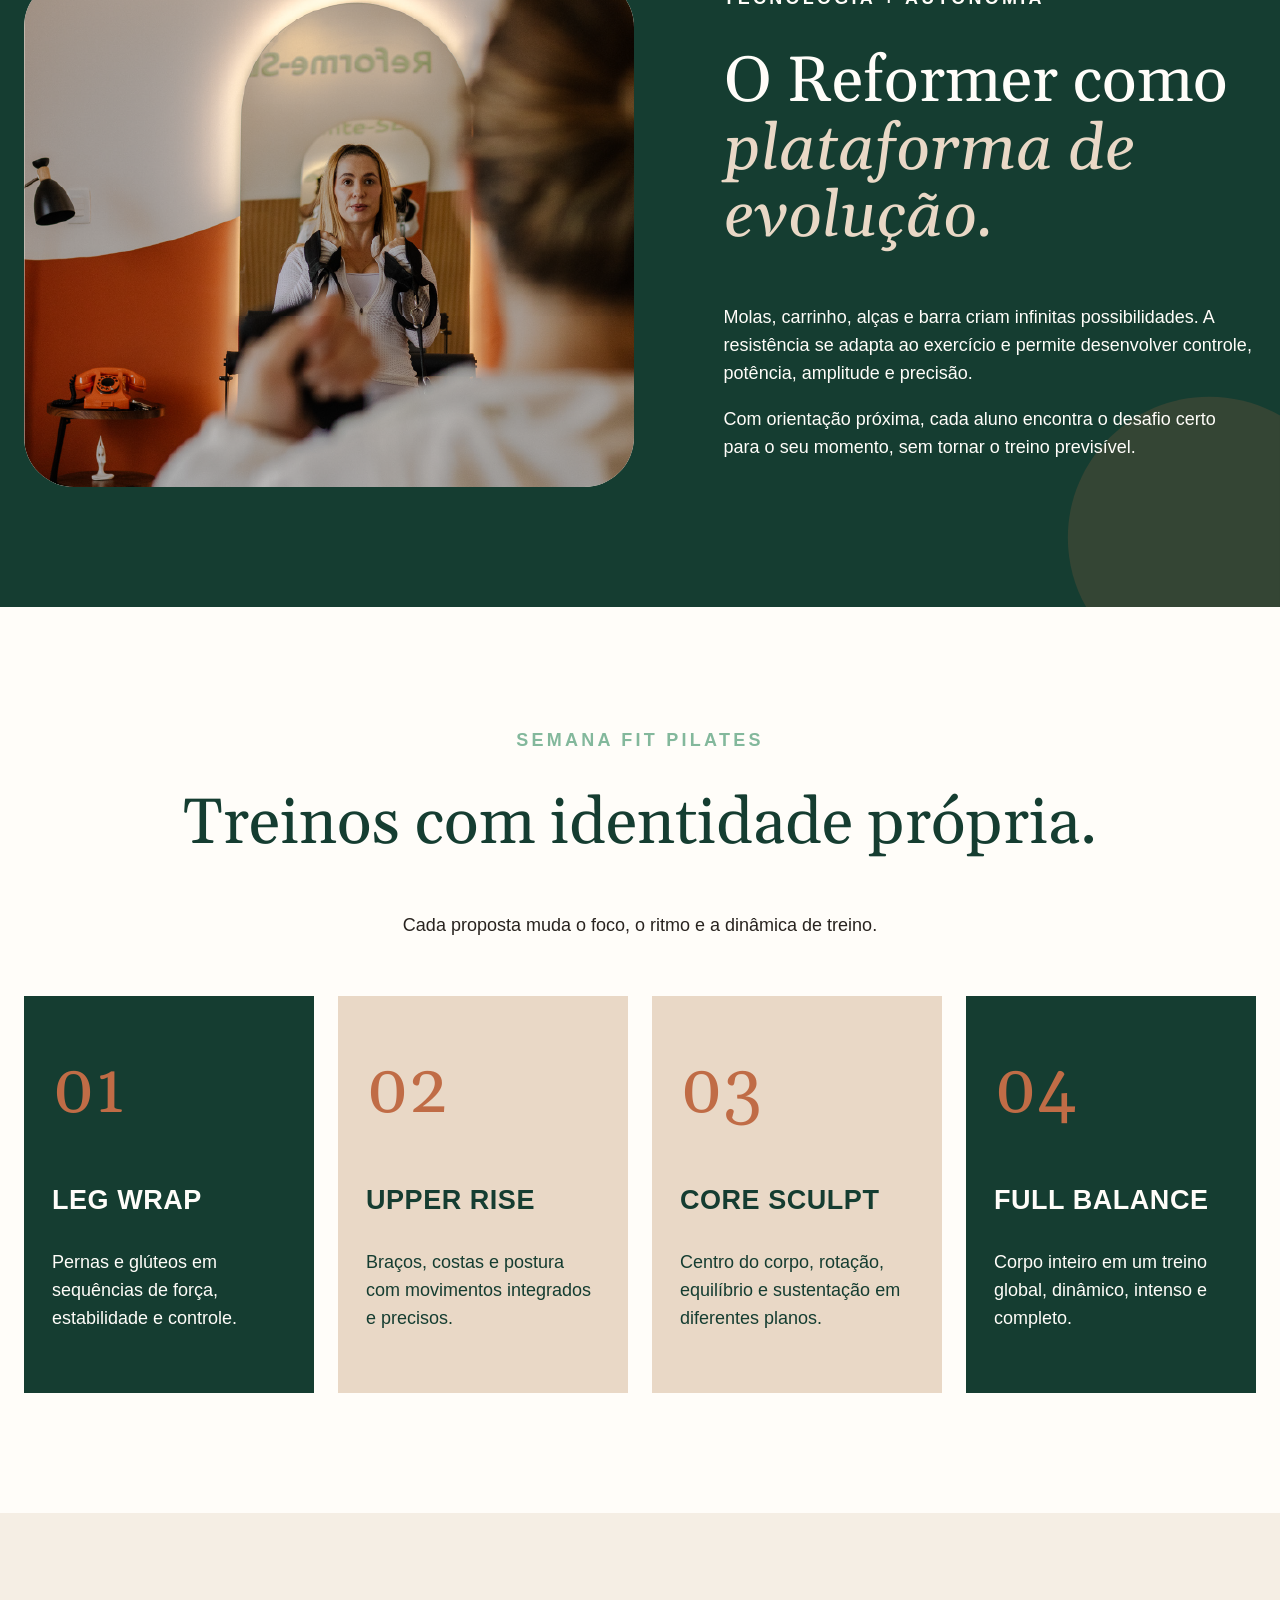
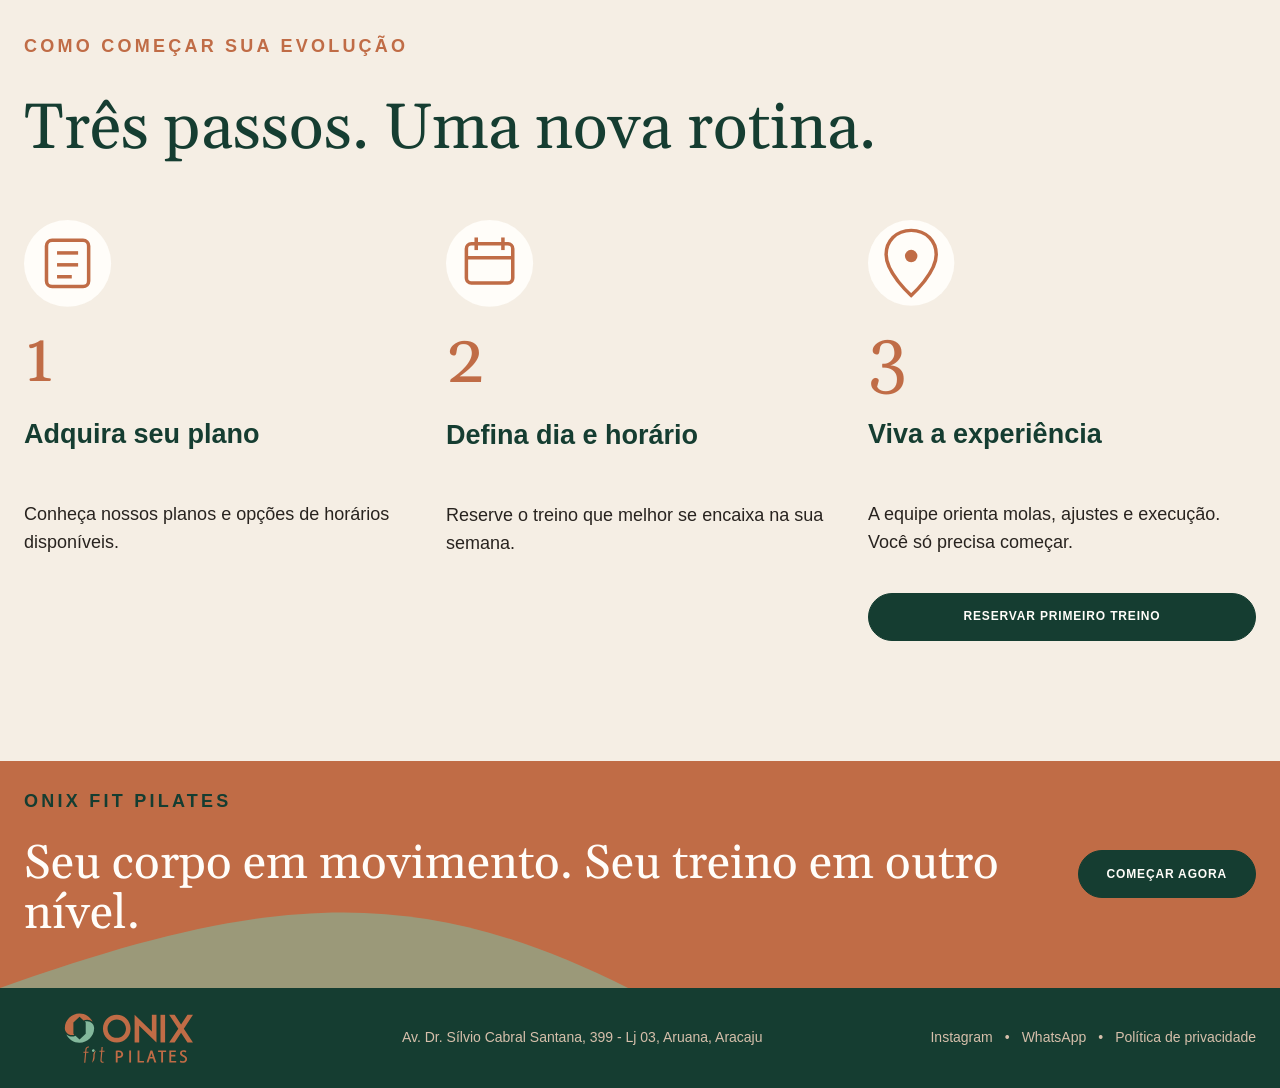
<file: fitpilates.html>
﻿<!doctype html>
<html lang="pt-BR">
<head>
  <meta charset="utf-8">
  <meta name="viewport" content="width=device-width, initial-scale=1">
  <title>ONIX Fit Pilates em Aracaju | Studio de Pilates e Reformer</title>
  <meta name="description" content="Studio de pilates em Aracaju com aulas no Reformer, Fit Pilates funcional, força, mobilidade e treino intenso.">
  <meta name="robots" content="index, follow">
  <meta name="theme-color" content="#12322f">
  <link rel="canonical" href="https://www.onixpilates.com.br/">
  <meta property="og:locale" content="pt_BR">
  <meta property="og:type" content="website">
  <meta property="og:site_name" content="ONIX Fit Pilates">
  <meta property="og:title" content="ONIX Fit Pilates em Aracaju | Studio de Pilates e Reformer">
  <meta property="og:description" content="Aulas de Fit Pilates no Reformer em Aracaju, com treino funcional, força, mobilidade e ritmo.">
  <meta property="og:url" content="https://www.onixpilates.com.br/">
  <meta property="og:image" content="https://www.onixpilates.com.br/assets/img-evoluir.png">
  <meta name="twitter:card" content="summary_large_image">
  <meta name="twitter:title" content="ONIX Fit Pilates em Aracaju">
  <meta name="twitter:description" content="Studio de pilates em Aracaju com aulas no Reformer e Fit Pilates funcional.">
  <meta name="twitter:image" content="https://www.onixpilates.com.br/assets/img-evoluir.png">
  <link rel="preconnect" href="https://fonts.googleapis.com">
  <link rel="preconnect" href="https://fonts.gstatic.com" crossorigin>
  <link href="https://fonts.googleapis.com/css2?family=Cantarell:wght@400;700&family=Gelasio:ital,wght@0,400;0,700;1,400&display=swap" rel="stylesheet">
  <link rel="stylesheet" href="styles.css">
  <script type="application/ld+json">
  {
    "@context": "https://schema.org",
    "@graph": [
      {
        "@type": "ExerciseGym",
        "@id": "https://www.onixpilates.com.br/#business",
        "name": "ONIX Fit Pilates",
        "alternateName": [
          "Ônix Studio de Pilates",
          "Onix Studio de Pilates",
          "Onix Pilates",
          "Onix Fit Pilates",
          "Onix Pilates Funcional"
        ],
        "description": "Studio de pilates em Aracaju com aulas de Fit Pilates, Pilates funcional e treino no Reformer.",
        "url": "https://www.onixpilates.com.br/",
        "logo": "https://www.onixpilates.com.br/assets/onixfitlogo.svg",
        "image": "https://www.onixpilates.com.br/assets/img-estudio.png",
        "telephone": "+55 79 9945-6327",
        "priceRange": "$$",
        "address": {
          "@type": "PostalAddress",
          "streetAddress": "Av. Dr. Sílvio Cabral Santana, 399 - Lj 03, Aruana",
          "addressLocality": "Aracaju",
          "addressRegion": "SE",
          "addressCountry": "BR"
        },
        "areaServed": {
          "@type": "City",
          "name": "Aracaju"
        },
        "hasMap": "https://maps.app.goo.gl/QRYprvyyzCWDvm6XA",
        "sameAs": [
          "https://www.instagram.com/institutoonix"
        ],
        "makesOffer": [
          {
            "@type": "Offer",
            "itemOffered": {
              "@type": "Service",
              "name": "Fit Pilates"
            }
          },
          {
            "@type": "Offer",
            "itemOffered": {
              "@type": "Service",
              "name": "Pilates funcional"
            }
          },
          {
            "@type": "Offer",
            "itemOffered": {
              "@type": "Service",
              "name": "Aula no Reformer"
            }
          }
        ]
      },
      {
        "@type": "WebSite",
        "@id": "https://www.onixpilates.com.br/#website",
        "name": "ONIX Fit Pilates",
        "alternateName": "Ônix Studio de Pilates",
        "url": "https://www.onixpilates.com.br/",
        "publisher": {
          "@id": "https://www.onixpilates.com.br/#business"
        },
        "inLanguage": "pt-BR"
      },
      {
        "@type": "WebPage",
        "@id": "https://www.onixpilates.com.br/#webpage",
        "url": "https://www.onixpilates.com.br/",
        "name": "ONIX Fit Pilates em Aracaju | Studio de Pilates e Reformer",
        "description": "Studio de pilates em Aracaju com aulas no Reformer, Fit Pilates funcional, força, mobilidade e treino intenso.",
        "isPartOf": {
          "@id": "https://www.onixpilates.com.br/#website"
        },
        "about": {
          "@id": "https://www.onixpilates.com.br/#business"
        },
        "primaryImageOfPage": {
          "@type": "ImageObject",
          "url": "https://www.onixpilates.com.br/assets/img-evoluir.png"
        },
        "inLanguage": "pt-BR"
      }
    ]
  }
  </script>
</head>
<body data-page="main" data-site="fitpilates">
  <header class="site-header" data-header></header>

  <main>
    <section class="hero home-hero" id="section-hero">
      <img class="decor decor-dots" src="assets/circledots.svg" alt="">
      <div class="section-grid hero-grid">
        <div class="hero-copy">
          <p class="eyebrow">ONIX FIT PILATES • ARACAJU</p>
          <h1>O Pilates que você conhece está prestes <em>a evoluir.</em></h1>
          <p>Uma experiência dinâmica e moderna, criada para quem quer força, mobilidade e energia em um treino intenso que mantém o corpo em movimento.</p>
          <div class="button-row">
            <a class="btn btn-solid" href="pacotes.html">Ver planos</a>
            <a class="btn btn-outline" href="https://agendamento.nextfit.com.br/de96b908-1d85-4b95-a931-421502de7550">Ver horários</a>
          </div>
        </div>
        <div class="hero-media mask-hero">
          <img src="assets/img-evoluir.png" alt="Aluna praticando Pilates no Reformer">
        </div>
      </div>
      <img class="wave wave-bottom" src="assets/topwaves.svg" alt="">
    </section>

    <section class="section method-section" id="section-method">
      <div class="section-grid method-grid">
        <div>
          <p class="eyebrow green">Nosso treino</p>
          <h2>Um momento só seu. Seu corpo em outra <em>frequência.</em></h2>
          <p>Cada treino combina sequência, intensidade e controle. O ritmo é contínuo; a execução, consciente; o resultado, duradouro e visível.</p>
        </div>
        <div class="metrics">
          <article>
            <strong data-count="50">0</strong>
            <span>minutos de treino</span>
          </article>
          <img src="assets/vertline.svg" alt="">
          <article>
            <strong data-count="320">0</strong>
            <span>horas de desenvolvimento</span>
          </article>
          <img src="assets/vertline.svg" alt="">
          <article>
            <strong data-count="96">0</strong>
            <span>exercícios diferentes</span>
          </article>
        </div>
      </div>
    </section>

    <section class="section split-section cream" id="section-rhythm">
      <div class="section-grid split-grid">
        <div class="image-card image-left">
          <img src="assets/img-movimento.png" alt="Movimento guiado em treino de Fit Pilates">
        </div>
        <div>
          <p class="eyebrow">Ritmo + controle</p>
          <h2>Movimento com <em>intenção e energia.</em></h2>
          <p>O treino é conduzido em sequências fluidas, com transições planejadas para manter o corpo ativo e a mente presente.</p>
          <p>Você trabalha força, resistência, coordenação e estabilidade sem perder a qualidade do movimento.</p>
          <img class="tags-svg" src="assets/rhythm-tags.svg" alt="força, mobilidade e estabilidade">
        </div>
      </div>
    </section>

    <section class="section split-section" id="section-fullbody">
      <img class="decor decor-circle-left" src="assets/topcircle.svg" alt="">
      <div class="section-grid split-grid reverse-mobile">
        <div>
          <p class="eyebrow green">Corpo inteiro</p>
          <h2>Força, mobilidade e equilíbrio no mesmo treino.</h2>
          <p>As sequências integram membros superiores, inferiores e centro do corpo em movimentos completos, funcionais e desafiadores.</p>
          <p>O objetivo não é apenas repetir: é evoluir a execução, ampliar a consciência corporal e construir consistência.</p>
        </div>
        <div class="image-card">
          <img src="assets/img-estudio.png" alt="Estúdio ONIX Fit Pilates">
        </div>
      </div>
    </section>

    <section class="section split-section dark" id="section-reformer">
      <img class="decor decor-circle-right" src="assets/bottomcircle.svg" alt="">
      <div class="section-grid split-grid">
        <div class="image-card">
          <img src="assets/img_reformer.png" alt="Equipamento Reformer do estúdio">
        </div>
        <div>
          <p class="eyebrow">Tecnologia + autonomia</p>
          <h2>O Reformer como <em>plataforma de evolução.</em></h2>
          <p>Molas, carrinho, alças e barra criam infinitas possibilidades. A resistência se adapta ao exercício e permite desenvolver controle, potência, amplitude e precisão.</p>
          <p>Com orientação próxima, cada aluno encontra o desafio certo para o seu momento, sem tornar o treino previsível.</p>
        </div>
      </div>
    </section>

    <section class="section class-section" id="section-class-formats">
      <div class="section-heading centered">
        <p class="eyebrow green">Semana Fit Pilates</p>
        <h2>Treinos com identidade própria.</h2>
        <p>Cada proposta muda o foco, o ritmo e a dinâmica de treino.</p>
      </div>
      <div class="class-grid">
        <article class="class-card"><span>01</span><h3>Leg Wrap</h3><p>Pernas e glúteos em sequências de força, estabilidade e controle.</p></article>
        <article class="class-card alt"><span>02</span><h3>Upper Rise</h3><p>Braços, costas e postura com movimentos integrados e precisos.</p></article>
        <article class="class-card alt"><span>03</span><h3>Core Sculpt</h3><p>Centro do corpo, rotação, equilíbrio e sustentação em diferentes planos.</p></article>
        <article class="class-card"><span>04</span><h3>Full Balance</h3><p>Corpo inteiro em um treino global, dinâmico, intenso e completo.</p></article>
      </div>
    </section>

    <section class="section steps-section" id="section-booking-steps">
      <div class="section-heading">
        <p class="eyebrow green">Como começar sua evolução</p>
        <h2>Três passos. Uma nova rotina.</h2>
      </div>
      <div class="steps-grid">
        <article><a class="step-icon-button" href="https://www.onixpilates.com.br/pacotes" aria-label="Adquira seu plano"><img src="assets/icon-adquira.svg" alt=""></a><span>1</span><h3>Adquira seu plano</h3><p>Conheça nossos planos e opções de horários disponíveis.</p></article>
        <article><a class="step-icon-button" href="https://agendamento.nextfit.com.br/de96b908-1d85-4b95-a931-421502de7550" aria-label="Defina dia e horário"><img src="assets/icon-diahora.svg" alt=""></a><span>2</span><h3>Defina dia e horário</h3><p>Reserve o treino que melhor se encaixa na sua semana.</p></article>
        <article><a class="step-icon-button" href="https://maps.app.goo.gl/QRYprvyyzCWDvm6XA" aria-label="Viva a experiência"><img src="assets/icon-vivaexp.svg" alt=""></a><span>3</span><h3>Viva a experiência</h3><p>A equipe orienta molas, ajustes e execução. Você só precisa começar.</p><a class="btn btn-solid" href="https://venda.nextfit.com.br/00fde286-4f1b-4c7f-9b53-4ff04a8eec71/contratos">Reservar primeiro treino</a></article>
      </div>
    </section>

    <section class="bottom-cta" id="section-bottom">
      <img class="bottom-circle2" src="assets/bottomcircle2.svg" alt="">
      <div class="section-grid cta-grid">
        <div>
          <p class="eyebrow">ONIX FIT PILATES</p>
          <h2>Seu corpo em movimento. Seu treino em outro nível.</h2>
        </div>
        <a class="btn btn-solid" href="pacotes.html">Começar agora</a>
      </div>
    </section>
  </main>

  <footer class="site-footer" data-footer></footer>
  <script src="script.js"></script>
</body>
</html>
</file>
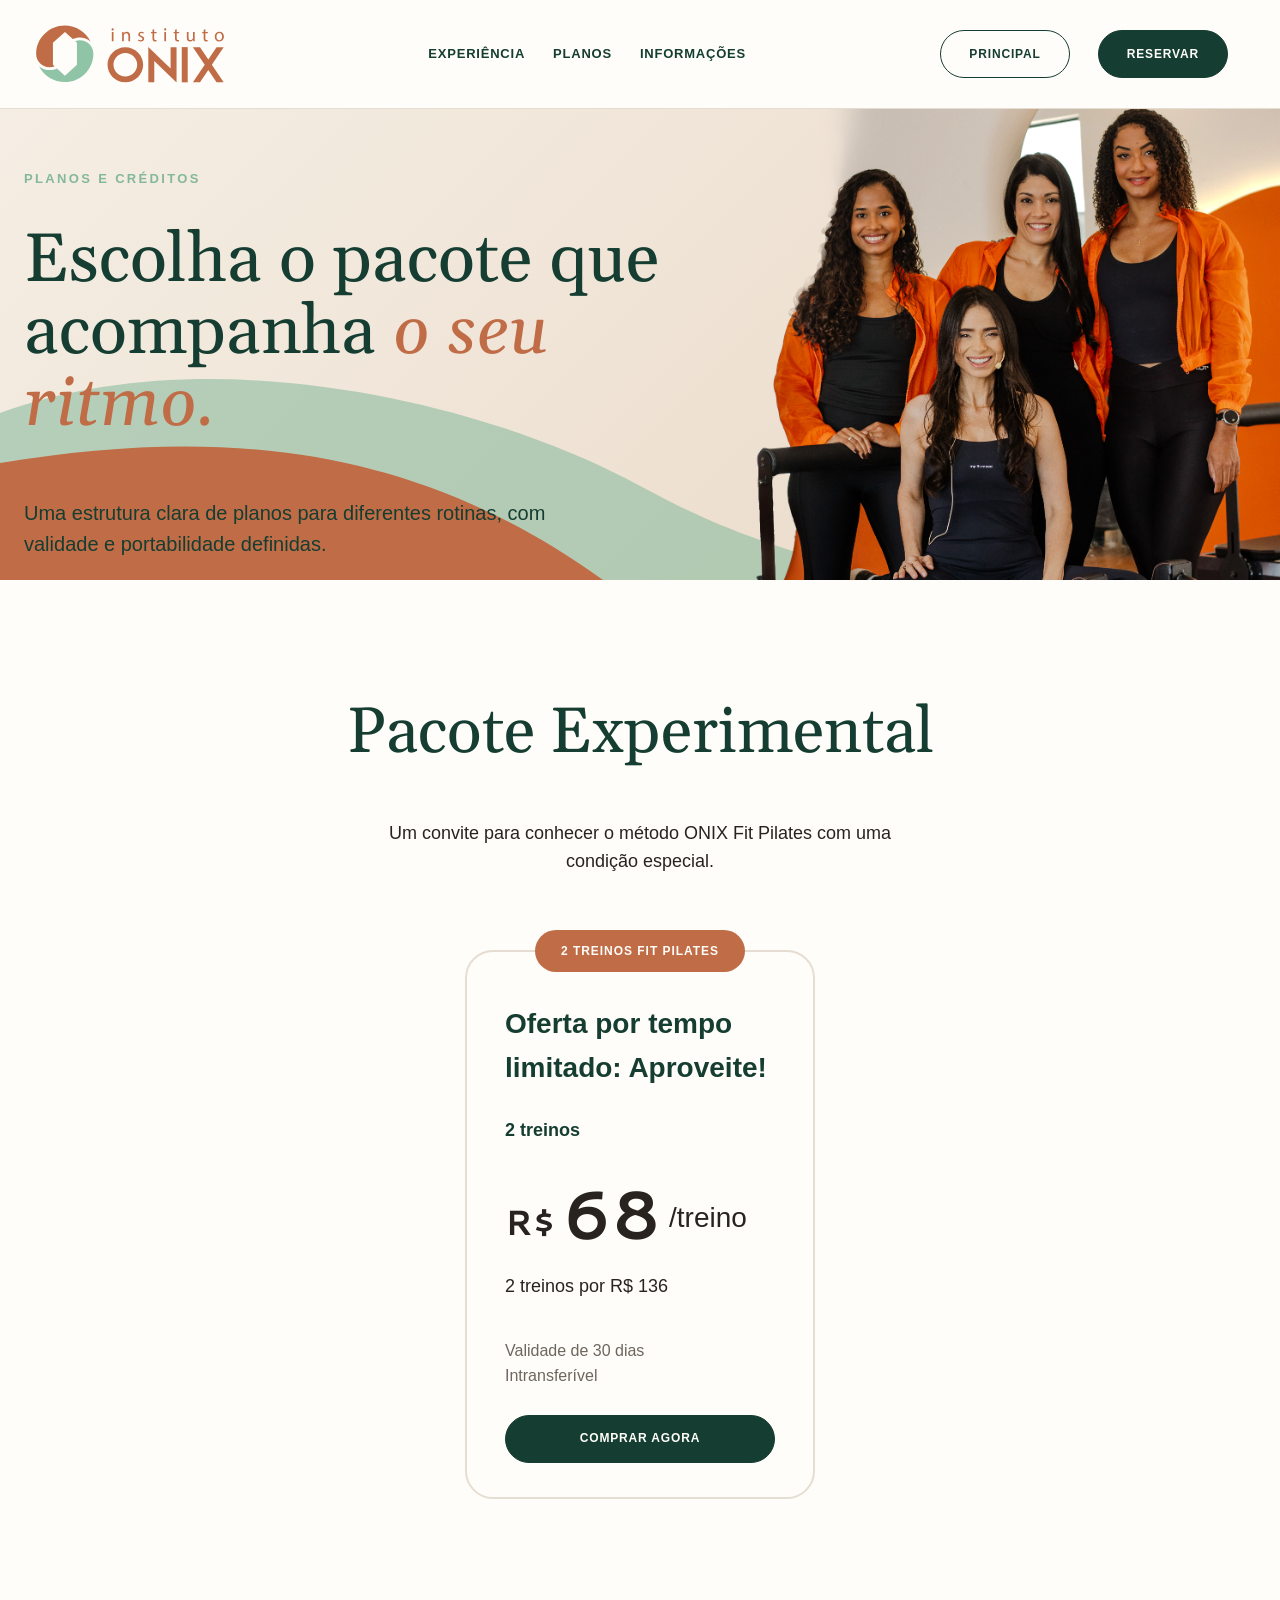
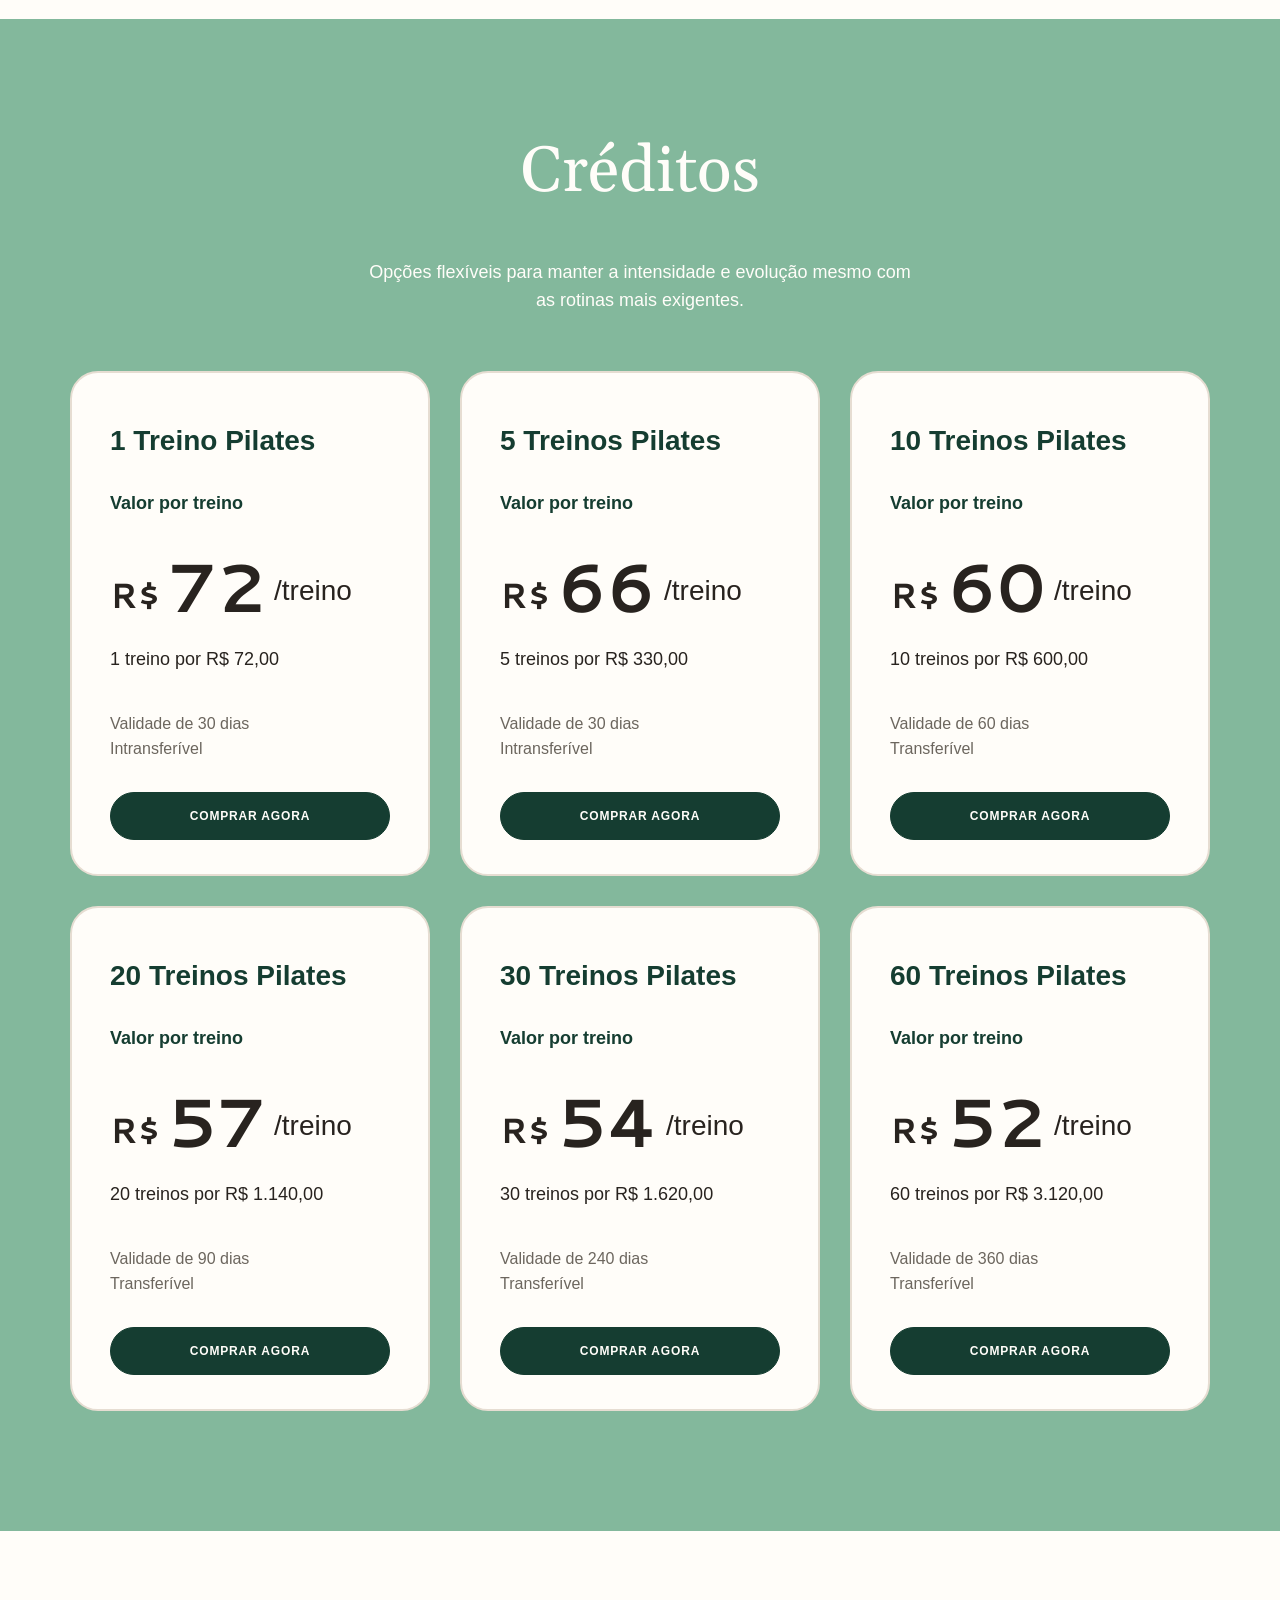
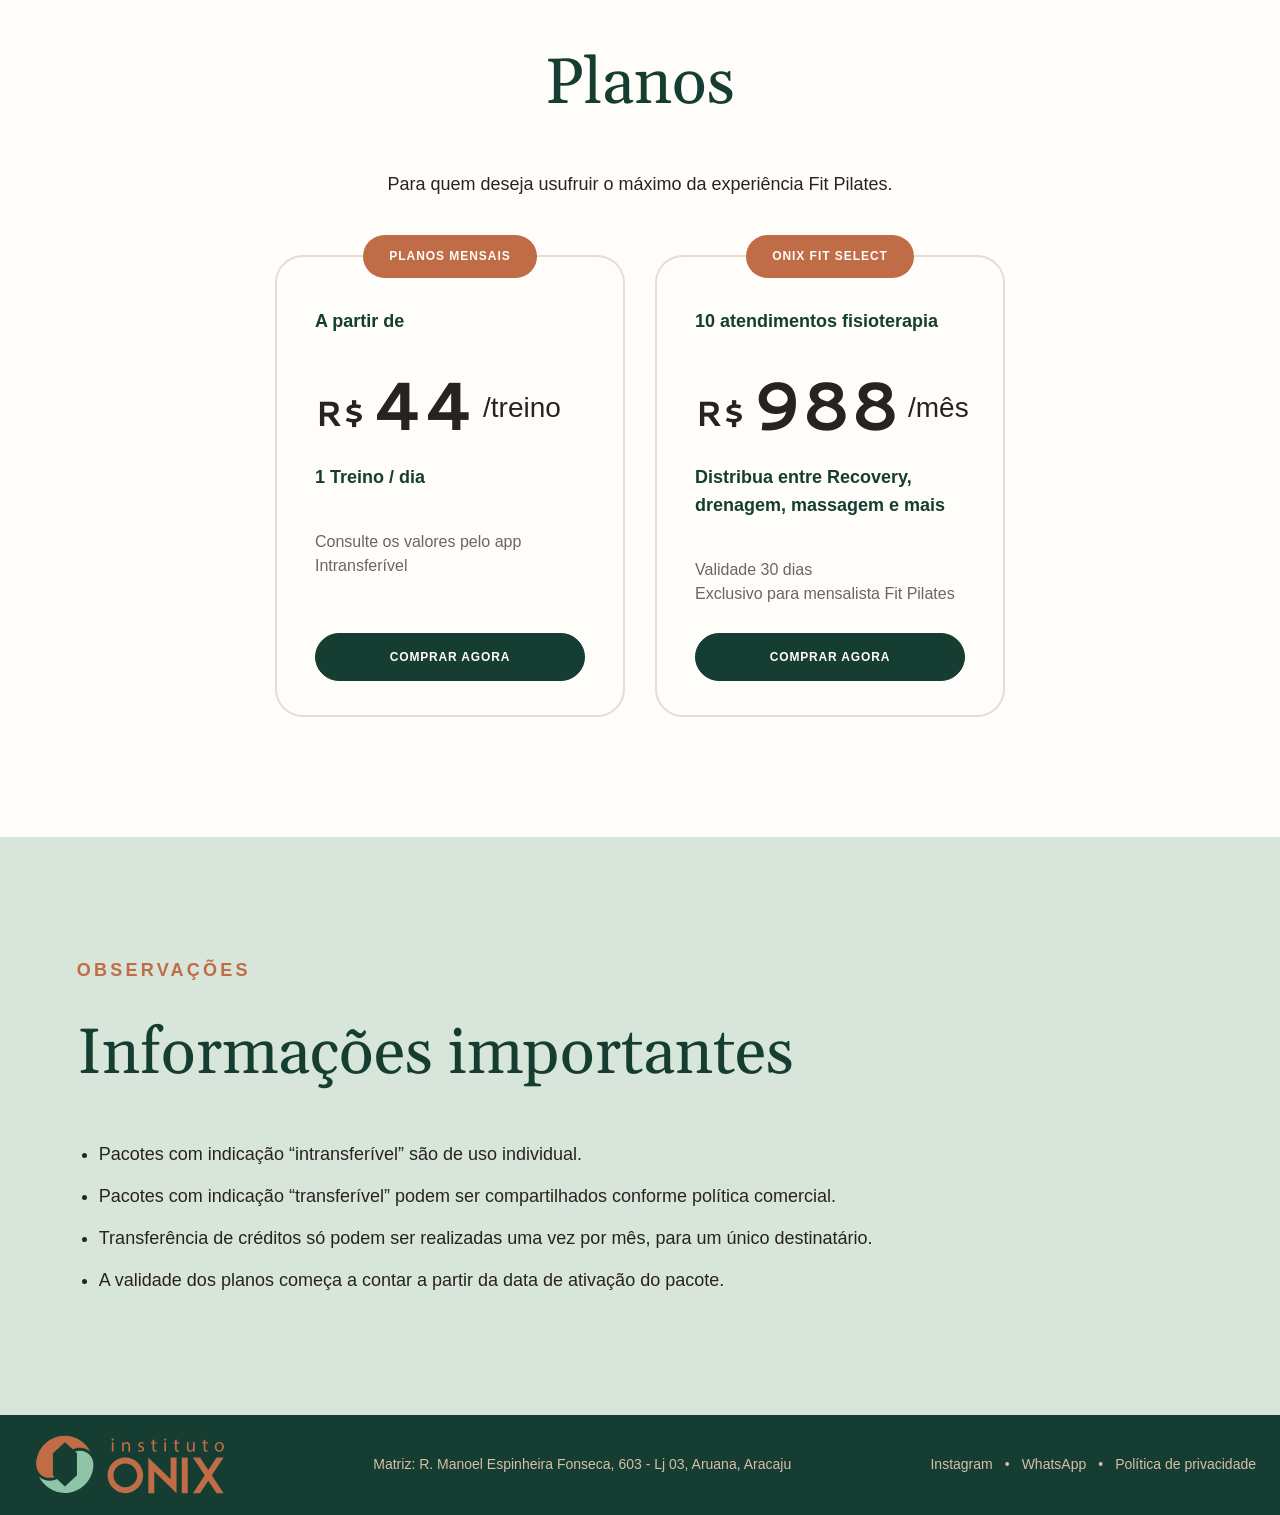
<file: pacotes.html>
﻿<!doctype html>
<html lang="pt-BR">
<head>
  <meta charset="utf-8">
  <meta name="viewport" content="width=device-width, initial-scale=1">
  <title>Planos de Pilates em Aracaju | ONIX Fit Pilates</title>
  <meta name="description" content="Veja planos, créditos e pacote experimental do ONIX Fit Pilates em Aracaju para aulas de Fit Pilates, Pilates funcional e Reformer.">
  <meta name="robots" content="index, follow">
  <meta name="theme-color" content="#12322f">
  <link rel="canonical" href="https://www.onixpilates.com.br/pacotes">
  <meta property="og:locale" content="pt_BR">
  <meta property="og:type" content="website">
  <meta property="og:site_name" content="ONIX Fit Pilates">
  <meta property="og:title" content="Planos de Pilates em Aracaju | ONIX Fit Pilates">
  <meta property="og:description" content="Planos, créditos e pacote experimental para aulas de Fit Pilates, Pilates funcional e Reformer em Aracaju.">
  <meta property="og:url" content="https://www.onixpilates.com.br/pacotes">
  <meta property="og:image" content="https://www.onixpilates.com.br/assets/Equipe_Mask.png">
  <meta name="twitter:card" content="summary_large_image">
  <meta name="twitter:title" content="Planos de Pilates em Aracaju | ONIX Fit Pilates">
  <meta name="twitter:description" content="Planos e créditos para Fit Pilates, Pilates funcional e Reformer em Aracaju.">
  <meta name="twitter:image" content="https://www.onixpilates.com.br/assets/Equipe_Mask.png">
  <link rel="preconnect" href="https://fonts.googleapis.com">
  <link rel="preconnect" href="https://fonts.gstatic.com" crossorigin>
  <link href="https://fonts.googleapis.com/css2?family=Cantarell:wght@400;700&family=Gelasio:ital,wght@0,400;0,700;1,400&display=swap" rel="stylesheet">
  <link rel="stylesheet" href="styles.css">
  <script type="application/ld+json">
  {
    "@context": "https://schema.org",
    "@graph": [
      {
        "@type": "WebPage",
        "@id": "https://www.onixpilates.com.br/pacotes#webpage",
        "url": "https://www.onixpilates.com.br/pacotes",
        "name": "Planos de Pilates em Aracaju | ONIX Fit Pilates",
        "description": "Planos, créditos e pacote experimental para aulas de Fit Pilates, Pilates funcional e Reformer em Aracaju.",
        "isPartOf": {
          "@id": "https://www.onixpilates.com.br/#website"
        },
        "about": {
          "@id": "https://www.onixpilates.com.br/#business"
        },
        "primaryImageOfPage": {
          "@type": "ImageObject",
          "url": "https://www.onixpilates.com.br/assets/Equipe_Mask.png"
        },
        "inLanguage": "pt-BR"
      },
      {
        "@type": "BreadcrumbList",
        "@id": "https://www.onixpilates.com.br/pacotes#breadcrumb",
        "itemListElement": [
          {
            "@type": "ListItem",
            "position": 1,
            "name": "ONIX Fit Pilates",
            "item": "https://www.onixpilates.com.br/"
          },
          {
            "@type": "ListItem",
            "position": 2,
            "name": "Planos",
            "item": "https://www.onixpilates.com.br/pacotes"
          }
        ]
      },
      {
        "@type": "OfferCatalog",
        "@id": "https://www.onixpilates.com.br/pacotes#offer-catalog",
        "name": "Planos e créditos ONIX Fit Pilates",
        "url": "https://www.onixpilates.com.br/pacotes",
        "itemListElement": [
          {
            "@type": "Offer",
            "name": "Pacote Experimental",
            "price": "136.00",
            "priceCurrency": "BRL",
            "itemOffered": {
              "@type": "Service",
              "name": "2 treinos Fit Pilates"
            }
          },
          {
            "@type": "Offer",
            "name": "1 Treino Pilates",
            "price": "72.00",
            "priceCurrency": "BRL",
            "itemOffered": {
              "@type": "Service",
              "name": "Aula de Pilates"
            }
          },
          {
            "@type": "Offer",
            "name": "5 Treinos Pilates",
            "price": "330.00",
            "priceCurrency": "BRL",
            "itemOffered": {
              "@type": "Service",
              "name": "Créditos de Pilates"
            }
          },
          {
            "@type": "Offer",
            "name": "10 Treinos Pilates",
            "price": "600.00",
            "priceCurrency": "BRL",
            "itemOffered": {
              "@type": "Service",
              "name": "Créditos de Pilates"
            }
          },
          {
            "@type": "Offer",
            "name": "20 Treinos Pilates",
            "price": "1140.00",
            "priceCurrency": "BRL",
            "itemOffered": {
              "@type": "Service",
              "name": "Créditos de Pilates"
            }
          },
          {
            "@type": "Offer",
            "name": "30 Treinos Pilates",
            "price": "1620.00",
            "priceCurrency": "BRL",
            "itemOffered": {
              "@type": "Service",
              "name": "Créditos de Pilates"
            }
          },
          {
            "@type": "Offer",
            "name": "60 Treinos Pilates",
            "price": "3120.00",
            "priceCurrency": "BRL",
            "itemOffered": {
              "@type": "Service",
              "name": "Créditos de Pilates"
            }
          },
          {
            "@type": "Offer",
            "name": "Onix Fit Select",
            "price": "988.00",
            "priceCurrency": "BRL",
            "itemOffered": {
              "@type": "Service",
              "name": "Atendimentos de fisioterapia para mensalistas Fit Pilates"
            }
          }
        ]
      }
    ]
  }
  </script>
</head>
<body data-page="pacotes">
  <header class="site-header" data-header></header>

  <main>
    <section class="hero packages-hero" id="section-hero-pacotes">
      <div class="section-grid hero-grid">
        <div class="hero-copy">
          <p class="eyebrow green">Planos e créditos</p>
          <h1>Escolha o pacote que acompanha <em>o seu ritmo.</em></h1>
          <p>Uma estrutura clara de planos para diferentes rotinas, com validade e portabilidade definidas.</p>
        </div>
        <img class="packages-team" src="assets/Equipe_Mask.png" alt="Equipe ONIX Fit Pilates">
      </div>
      <img class="wave wave-bottom" src="assets/topwaves.svg" alt="">
    </section>

    <section class="section promo-section" id="section-promo">
      <div class="section-heading centered">
        <h2>Pacote Experimental</h2>
        <p>Um convite para conhecer o método ONIX Fit Pilates com uma condição especial.</p>
      </div>
      <article class="price-card promo-card">
        <span class="badge">2 TREINOS FIT PILATES</span>
        <h3>Oferta por tempo limitado: Aproveite!</h3>
        <p class="sessions">2 treinos</p>
        <div class="price"><span>R$</span><strong>68</strong><small>/treino</small></div>
        <p>2 treinos por R$ 136</p>
        <ul><li>Validade de 30 dias</li><li>Intransferível</li></ul>
        <a class="btn btn-solid" href="https://venda.nextfit.com.br/00fde286-4f1b-4c7f-9b53-4ff04a8eec71/contratos">Comprar agora</a>
      </article>
    </section>

    <section class="section credits-section" id="section-creditos">
      <div class="section-heading centered light">
        <h2>Créditos</h2>
        <p>Opções flexíveis para manter a intensidade e evolução mesmo com as rotinas mais exigentes.</p>
      </div>
      <div class="pricing-grid">
        <article class="price-card"><h3>1 Treino Pilates</h3><p class="price-label">Valor por treino</p><div class="price"><span>R$</span><strong>72</strong><small>/treino</small></div><p>1 treino por R$ 72,00</p><ul><li>Validade de 30 dias</li><li>Intransferível</li></ul><a class="btn btn-solid" href="https://venda.nextfit.com.br/00fde286-4f1b-4c7f-9b53-4ff04a8eec71/contratos">Comprar agora</a></article>
        <article class="price-card"><h3>5 Treinos Pilates</h3><p class="price-label">Valor por treino</p><div class="price"><span>R$</span><strong>66</strong><small>/treino</small></div><p>5 treinos por R$ 330,00</p><ul><li>Validade de 30 dias</li><li>Intransferível</li></ul><a class="btn btn-solid" href="https://venda.nextfit.com.br/00fde286-4f1b-4c7f-9b53-4ff04a8eec71/contratos">Comprar agora</a></article>
        <article class="price-card"><h3>10 Treinos Pilates</h3><p class="price-label">Valor por treino</p><div class="price"><span>R$</span><strong>60</strong><small>/treino</small></div><p>10 treinos por R$ 600,00</p><ul><li>Validade de 60 dias</li><li>Transferível</li></ul><a class="btn btn-solid" href="https://venda.nextfit.com.br/00fde286-4f1b-4c7f-9b53-4ff04a8eec71/contratos">Comprar agora</a></article>
        <article class="price-card"><h3>20 Treinos Pilates</h3><p class="price-label">Valor por treino</p><div class="price"><span>R$</span><strong>57</strong><small>/treino</small></div><p>20 treinos por R$ 1.140,00</p><ul><li>Validade de 90 dias</li><li>Transferível</li></ul><a class="btn btn-solid" href="https://venda.nextfit.com.br/00fde286-4f1b-4c7f-9b53-4ff04a8eec71/contratos">Comprar agora</a></article>
        <article class="price-card"><h3>30 Treinos Pilates</h3><p class="price-label">Valor por treino</p><div class="price"><span>R$</span><strong>54</strong><small>/treino</small></div><p>30 treinos por R$ 1.620,00</p><ul><li>Validade de 240 dias</li><li>Transferível</li></ul><a class="btn btn-solid" href="https://venda.nextfit.com.br/00fde286-4f1b-4c7f-9b53-4ff04a8eec71/contratos">Comprar agora</a></article>
        <article class="price-card"><h3>60 Treinos Pilates</h3><p class="price-label">Valor por treino</p><div class="price"><span>R$</span><strong>52</strong><small>/treino</small></div><p>60 treinos por R$ 3.120,00</p><ul><li>Validade de 360 dias</li><li>Transferível</li></ul><a class="btn btn-solid" href="https://venda.nextfit.com.br/00fde286-4f1b-4c7f-9b53-4ff04a8eec71/contratos">Comprar agora</a></article>
      </div>
    </section>

    <section class="section plans-section" id="section-planos">
      <div class="section-heading centered">
        <h2>Planos</h2>
        <p>Para quem deseja usufruir o máximo da experiência Fit Pilates.</p>
      </div>
      <div class="plans-grid">
        <article class="price-card plan-card"><span class="badge">Planos mensais</span><p class="price-label">A partir de</p><div class="price"><span>R$</span><strong>44</strong><small>/treino</small></div><p class="sessions">1 Treino / dia</p><ul><li>Consulte os valores pelo app</li><li>Intransferível</li></ul><a class="btn btn-solid" href="https://venda.nextfit.com.br/00fde286-4f1b-4c7f-9b53-4ff04a8eec71/contratos">Comprar agora</a></article>
        <article class="price-card plan-card"><span class="badge">Onix Fit Select</span><p class="price-label">10 atendimentos fisioterapia</p><div class="price"><span>R$</span><strong>988</strong><small>/mês</small></div><p class="sessions">Distribua entre Recovery, drenagem, massagem e mais</p><ul><li>Validade 30 dias</li><li>Exclusivo para mensalista Fit Pilates</li></ul><a class="btn btn-solid" href="https://venda.nextfit.com.br/00fde286-4f1b-4c7f-9b53-4ff04a8eec71/contratos">Comprar agora</a></article>
      </div>
    </section>

    <section class="section info-section" id="section-important-info">
      <p class="eyebrow green">Observações</p>
      <h2>Informações importantes</h2>
      <ul>
        <li>Pacotes com indicação “intransferível” são de uso individual.</li>
        <li>Pacotes com indicação “transferível” podem ser compartilhados conforme política comercial.</li>
        <li>Transferência de créditos só podem ser realizadas uma vez por mês, para um único destinatário.</li>
        <li>A validade dos planos começa a contar a partir da data de ativação do pacote.</li>
      </ul>
    </section>
  </main>

  <footer class="site-footer" data-footer></footer>
  <script src="script.js"></script>
</body>
</html>
</file>
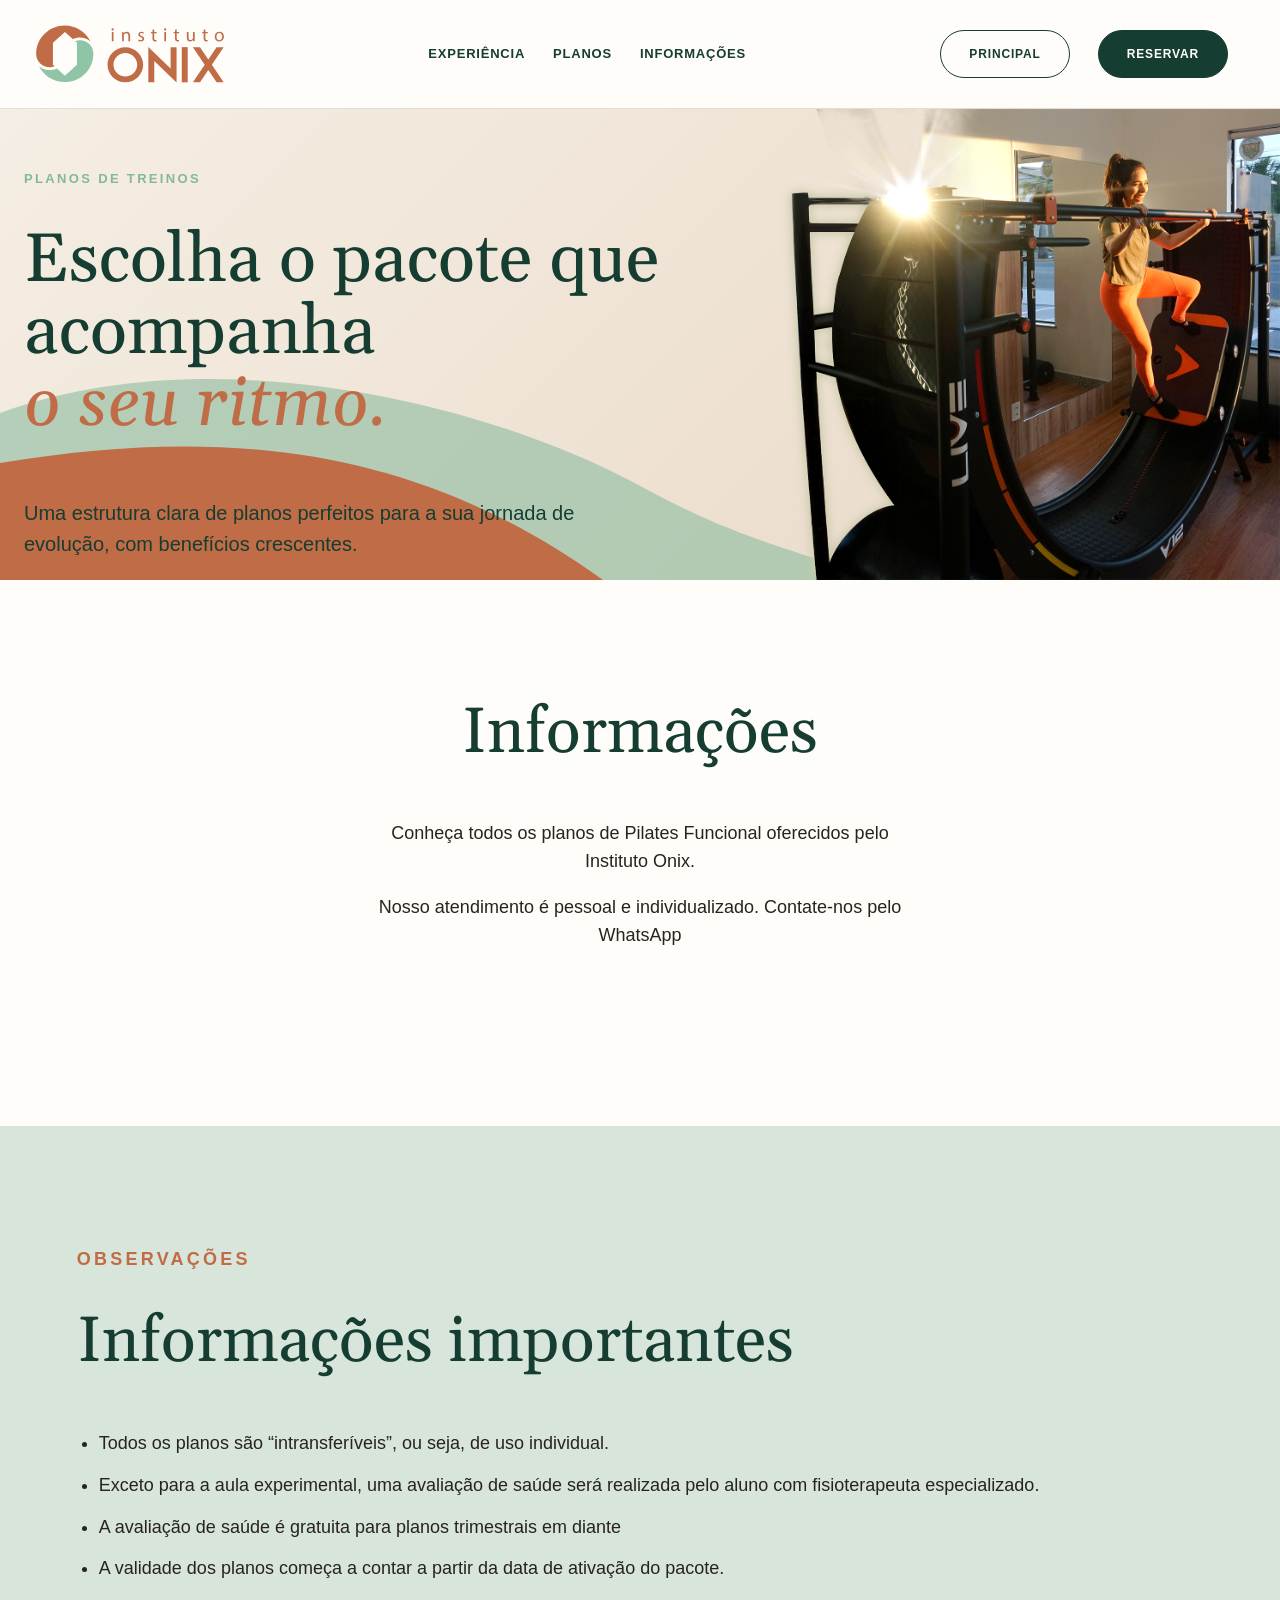
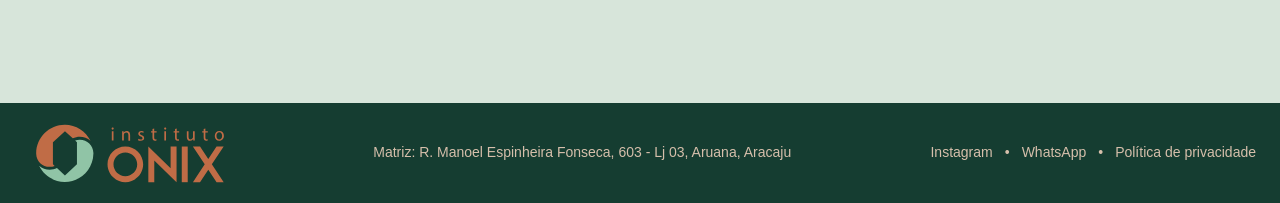
<file: pacotes_funcional.html>
﻿<!doctype html>
<html lang="pt-BR">
<head>
  <meta charset="utf-8">
  <meta name="viewport" content="width=device-width, initial-scale=1">
  <title>Planos de Pilates em Aracaju | Pilates ONIX</title>
  <meta name="description" content="Veja planos e aula experimental do Pilates Onix em Aracaju para aulas de Pilates funcional.">
  <meta name="robots" content="index, follow">
  <meta name="theme-color" content="#12322f">
  <link rel="canonical" href="https://www.onixpilates.com.br/pacotes">
  <meta property="og:locale" content="pt_BR">
  <meta property="og:type" content="website">
  <meta property="og:site_name" content="ONIX Fit Pilates">
  <meta property="og:title" content="Planos de Pilates em Aracaju | ONIX Fit Pilates">
  <meta property="og:description" content="Planos e aula experimental para Pilates Funcional em Aracaju.">
  <meta property="og:url" content="https://www.onixpilates.com.br/pacotes_funcional">
  <meta property="og:image" content="https://www.onixpilates.com.br/assets/frontpage/v12_sorriso.png">
  <meta name="twitter:card" content="summary_large_image">
  <meta name="twitter:title" content="Planos de Pilates em Aracaju | Pilates Onix">
  <meta name="twitter:description" content="Planos para Pilates funcional em Aracaju.">
  <meta name="twitter:image" content="https://www.onixpilates.com.br/assets/frontpage/v12_sorriso.png">
  <link rel="preconnect" href="https://fonts.googleapis.com">
  <link rel="preconnect" href="https://fonts.gstatic.com" crossorigin>
  <link href="https://fonts.googleapis.com/css2?family=Cantarell:wght@400;700&family=Gelasio:ital,wght@0,400;0,700;1,400&display=swap" rel="stylesheet">
  <link rel="stylesheet" href="styles.css">

</head>
<body data-page="pacotes">
  <header class="site-header" data-header></header>

  <main>
    <section class="hero packages-hero" id="section-hero-pacotes">
      <div class="section-grid hero-grid">
        <div class="hero-copy">
          <p class="eyebrow green">Planos de treinos</p>
          <h1>Escolha o pacote que acompanha 
		  <br><em>o seu ritmo.</em></h1>
          <p>Uma estrutura clara de planos perfeitos para a sua jornada de evolução, com benefícios crescentes.</p>
        </div>
        <img class="packages-team" src="assets/frontpage/v12_sorriso.png" alt="Equipe ONIX Fit Pilates">
      </div>
      <img class="wave wave-bottom" src="assets/topwaves.svg" alt="">
    </section>

    <section class="section plans-section" id="section-planos">
      <div class="section-heading centered">
        <h2>Informações</h2>
        <p>Conheça todos os planos de Pilates Funcional oferecidos pelo Instituto Onix.</p>
        <p>Nosso atendimento é pessoal e individualizado. Contate-nos pelo <a href="https://wa.me/557999456327" target="_blank">WhatsApp</a></p>
      </div>
    </section>

    <section class="section info-section" id="section-important-info">
      <p class="eyebrow green">Observações</p>
      <h2>Informações importantes</h2>
      <ul>
        <li>Todos os planos são “intransferíveis”, ou seja, de uso individual.</li>
        <li>Exceto para a aula experimental, uma avaliação de saúde será realizada pelo aluno com fisioterapeuta especializado.</li>
        <li>A avaliação de saúde é gratuita para planos trimestrais em diante</li>
        <li>A validade dos planos começa a contar a partir da data de ativação do pacote.</li>
      </ul>
    </section>
  </main>

  <footer class="site-footer" data-footer></footer>
  <script src="script.js"></script>
</body>
</html>
</file>
<file: styles.css>
:root {
  --green: #153d31;
  --black: #28231f;
  --sage: #83b89c;
  --terracotta: #c06c46;
  --cream: #fffdf9;
  --sand: #e9d8c6;
  --tan: #d6bfab;
  --muted: #6c665e;
  --line: #e6ddd2;
  --max: 1256px;
}

* { box-sizing: border-box; }
html { scroll-behavior: smooth; }
body {
  margin: 0;
  background: var(--cream);
  color: var(--black);
  font-family: Arial, Helvetica, sans-serif;
  line-height: 1.55;
}

a { color: inherit; text-decoration: none; }
img { max-width: 100%; display: block; }

.site-header {
  position: sticky;
  top: 0;
  z-index: 50;
  isolation: isolate;
  background: rgba(255,253,249,.96);
  border-bottom: 1px solid var(--line);
  backdrop-filter: blur(12px);
}
.site-header::before {
  content: "";
  position: absolute;
  inset: 0;
  z-index: -1;
  background: transparent;
  pointer-events: none;
  transition: opacity .5s ease;
}

.header-inner {
  width: min(var(--max), calc(100% - 48px));
  height: 108px;
  margin: 0 auto;
  display: grid;
  grid-template-columns: 210px 1fr auto;
  align-items: center;
  gap: 28px;
}

.logo-link {
  display: inline-flex;
  width: 210px;
  transition: transform .35s ease-in-out;
}
.logo-link:hover { transform: scale(1.05); }

.nav-links,
.header-actions {
  display: flex;
  align-items: center;
  gap: 28px;
}

.nav-shell {
  display: grid;
  grid-template-columns: minmax(0, 1fr) auto;
  align-items: center;
  gap: 28px;
}

.nav-links {
  justify-content: center;
  color: var(--green);
  font-size: 13px;
  font-weight: 700;
  letter-spacing: .06em;
  text-transform: uppercase;
}

.nav-text {
  transition: color .22s ease;
}
.nav-text:hover { color: var(--sage); }
.nav-text.click-feedback { color: var(--terracotta); }

.menu-toggle {
  display: none;
  width: 44px;
  height: 44px;
  border: 0;
  background: transparent;
  color: var(--green);
  cursor: pointer;
}
.menu-toggle span {
  display: block;
  height: 2px;
  margin: 7px 6px;
  background: currentColor;
  transition: transform .25s ease, opacity .25s ease;
}
.menu-toggle[aria-expanded="true"] span:nth-child(1) { transform: translateY(9px) rotate(45deg); }
.menu-toggle[aria-expanded="true"] span:nth-child(2) { opacity: 0; }
.menu-toggle[aria-expanded="true"] span:nth-child(3) { transform: translateY(-9px) rotate(-45deg); }

.btn {
  display: inline-flex;
  align-items: center;
  justify-content: center;
  min-height: 48px;
  padding: 0 28px;
  border-radius: 999px;
  border: 1.5px solid var(--green);
  font-size: 12px;
  font-weight: 700;
  letter-spacing: .07em;
  text-transform: uppercase;
  transition: background-color .28s ease, color .28s ease, border-color .28s ease, transform .28s ease;
}
.btn-solid {
  background: var(--green);
  border-color: var(--green);
  color: var(--cream);
}
.btn-outline {
  background: transparent;
  color: var(--green);
}
.btn-solid:hover {
  background: transparent;
  color: var(--green);
}
.btn-outline:hover {
  background: var(--green);
  color: var(--cream);
}
.btn:focus-visible,
.nav-text:focus-visible,
.footer-links a:focus-visible {
  outline: 3px solid rgba(192,108,70,.35);
  outline-offset: 4px;
}

.section-grid {
  width: min(var(--max), calc(100% - 48px));
  margin: 0 auto;
}

.hero {
  position: relative;
  overflow: hidden;
  min-height: 820px;
  background: linear-gradient(135deg, #f5eee4 0%, var(--sand) 100%);
}
.home-hero { padding: 56px 0 0; }
.packages-hero {
  min-height: 470px;
  padding: 0;
}
.hero-grid {
  display: grid;
  grid-template-columns: minmax(0, 1fr) minmax(360px, 510px);
  gap: clamp(40px, 7vw, 120px);
  align-items: start;
}
.hero-copy { padding-top: 56px; position: relative; z-index: 2; }
.eyebrow {
  margin: 0 0 36px;
  color: var(--terracotta);
  font-size: 13px;
  font-weight: 700;
  letter-spacing: .18em;
  text-transform: uppercase;
}
.eyebrow.green { color: var(--sage); }
h1, h2, h3, p { margin-top: 0; }
h1, h2 {
  color: var(--green);
  font-family: Gelasio, "Times New Roman", serif;
  font-weight: 400;
  line-height: 1.05;
}
h1 { max-width: 720px; font-size: clamp(3.6rem, 7vw, 6.2rem); }
h2 { font-size: clamp(2.6rem, 5vw, 4.2rem); }
h1 em, h2 em {
  color: var(--terracotta);
  font-style: italic;
}
.hero-copy p:not(.eyebrow),
.section p,
.bottom-cta p {
  max-width: 560px;
  font-size: 18px;
}
.button-row { display: flex; flex-wrap: wrap; gap: 18px; margin-top: 42px; }

@media (min-width: 1021px) {
  .home-hero .button-row {
    margin-top: 32px;
    margin-bottom: 10px;
  }
}

.hero-media {
  position: relative;
  z-index: 2;
  height: 698px;
  border-radius: 0 0 140px 140px;
  overflow: hidden;
  background: var(--sage);
}
.hero-media img,
.image-card img {
  width: 100%;
  height: 100%;
  object-fit: cover;
}
.packages-hero .hero-grid {
  min-height: 470px;
  grid-template-columns: minmax(0, 720px) 1fr;
  position: relative;
}
.packages-hero .hero-copy {
  padding-top: 60px;
}
.packages-hero h1 {
  max-width: 650px;
  font-size: clamp(3.8rem, 5.35vw, 4.7rem);
}
.packages-hero .hero-copy p:not(.eyebrow) {
  color: var(--green);
  font-size: 20px;
}
.packages-team {
  position: absolute;
  top: 0;
  right: calc((min(var(--max), calc(100vw - 48px)) - 100vw) / 2);
  z-index: 1;
  height: 100%;
  width: auto;
  object-fit: contain;
  object-position: right top;
  pointer-events: none;
}

.wave {
  position: absolute;
  left: 0;
  width: 100%;
  pointer-events: none;
}
.wave-bottom { bottom: -1px; height: 210px; }
.wave-top { top: -1px; height: 210px; transform: translateY(-60%); }
.decor { position: absolute; pointer-events: none; }
.decor-dots { width: 260px; right: 0; top: 0; z-index: 1; opacity: .7; }
.decor-circle-left { width: 220px; left: 0; top: 0; z-index: 0; }
.decor-circle-right { width: 220px; right: 0; bottom: 0; z-index: 0; }

.section {
  position: relative;
  padding: 120px 0;
}
.cream { background: var(--sand); }
.dark {
  background: var(--green);
  color: var(--cream);
}
.dark h2,
.dark .eyebrow { color: var(--cream); }
.dark h2 em { color: var(--sand); }

.method-grid {
  display: grid;
  grid-template-columns: minmax(0, 1fr) minmax(500px, .9fr);
  gap: 80px;
  align-items: center;
}
.metrics {
  display: grid;
  grid-template-columns: 1fr 2px 1fr 2px 1fr;
  gap: 28px;
  align-items: center;
}
.metrics strong {
  display: block;
  color: var(--terracotta);
  font-family: Gelasio, "Times New Roman", serif;
  font-size: 70px;
  font-weight: 400;
  line-height: 1;
}
.metrics span {
  display: block;
  color: var(--green);
  font-size: 13px;
  font-weight: 700;
  letter-spacing: .18em;
  text-transform: uppercase;
}
.metrics img { height: 140px; width: 2px; }

.split-grid {
  position: relative;
  z-index: 1;
  display: grid;
  grid-template-columns: minmax(300px, 610px) minmax(0, 1fr);
  gap: clamp(48px, 7vw, 90px);
  align-items: center;
}
.image-card {
  aspect-ratio: 610 / 510;
  overflow: hidden;
  border-radius: 50px;
  background: var(--line);
}
.image-left { aspect-ratio: 610 / 550; }
.tags-svg { width: min(430px, 100%); margin-top: 32px; }

.section-heading {
  width: min(var(--max), calc(100% - 48px));
  margin: 0 auto 56px;
}
.section-heading.centered {
  text-align: center;
}
.section-heading.centered p {
  margin-left: auto;
  margin-right: auto;
}
.section-heading.light h2,
.section-heading.light p { color: var(--cream); }

.class-grid {
  width: min(var(--max), calc(100% - 48px));
  margin: 0 auto;
  display: grid;
  grid-template-columns: repeat(4, minmax(0, 1fr));
  gap: 24px;
}
.class-card {
  min-height: 300px;
  padding: 42px 28px;
  border-radius: 0;
  background: var(--green);
  color: var(--cream);
  transition: transform .3s ease-in-out;
}
.class-card.alt {
  background: var(--sand);
  color: var(--green);
}
.class-card:hover { transform: scale(1.05); }
.class-card span {
  display: block;
  margin-bottom: 34px;
  color: var(--terracotta);
  font-family: Gelasio, "Times New Roman", serif;
  font-size: 70px;
}
.class-card h3 {
  font-size: 27px;
  letter-spacing: .02em;
  text-transform: uppercase;
}

.steps-grid {
  width: min(var(--max), calc(100% - 48px));
  margin: 0 auto;
  display: grid;
  grid-template-columns: repeat(3, 1fr);
  gap: 34px;
}
.steps-grid article {
  display: grid;
  align-content: start;
  gap: 18px;
}
.step-icon-button {
  display: inline-flex;
  width: 88px;
  transition: transform .5s ease-in-out;
}
.step-icon-button:hover,
.step-icon-button:focus-visible {
  transform: scale(1.15);
}
.step-icon-button:focus-visible {
  outline: 3px solid rgba(192,108,70,.35);
  outline-offset: 6px;
}
.steps-grid img { width: 88px; }
.steps-grid span {
  color: var(--terracotta);
  font-family: Gelasio, "Times New Roman", serif;
  font-size: 70px;
  line-height: 1;
}
.steps-grid h3 {
  color: var(--green);
  font-size: 27px;
}
.steps-section {
  background: #f5eee4;
}
.steps-section .eyebrow {
  color: var(--terracotta);
}

.bottom-cta {
  position: relative;
  overflow: hidden;
  min-height: 227px;
  padding: 0;
  background: var(--terracotta);
}
.cta-grid {
  position: relative;
  z-index: 1;
  min-height: 227px;
  display: flex;
  align-items: center;
  justify-content: space-between;
  gap: 32px;
}
.bottom-circle2 {
  position: absolute;
  left: 0;
  bottom: 0;
  z-index: 0;
  width: min(720px, 50vw);
  height: auto;
  pointer-events: none;
}
.bottom-cta .eyebrow {
  padding-top: 18px;
  margin-bottom: 24px;
  color: var(--green);
}
.bottom-cta h2 {
  max-width: none;
  color: var(--cream);
  font-size: clamp(2.2rem, 3.7vw, 3.4rem);
}
.bottom-cta .btn-solid {
  flex: 0 0 auto;
}

.site-footer {
  background: var(--green);
  color: var(--tan);
}
.footer-inner {
  width: min(var(--max), calc(100% - 48px));
  min-height: 100px;
  margin: 0 auto;
  display: grid;
  grid-template-columns: 210px 1fr auto;
  align-items: center;
  gap: 32px;
}
.footer-address {
  justify-self: center;
  font-size: 14px;
  color: var(--tan);
  transition: transform .3s ease-in-out, color .22s ease;
}
.footer-address:hover {
  transform: scale(1.05);
  color: var(--cream);
}
.footer-links {
  display: flex;
  gap: 12px;
  flex-wrap: wrap;
  justify-content: flex-end;
  font-size: 14px;
}
.footer-links a {
  transition: color .2s ease;
}
.footer-links a:hover { color: #fff; }
.footer-links a.clicked { color: #b89680; }

.promo-section {
  background: var(--cream);
  display: grid;
  justify-items: center;
}
.credits-section {
  background: var(--sage);
}
.pricing-grid,
.plans-grid {
  width: min(1140px, calc(100% - 48px));
  margin: 0 auto;
  display: grid;
  gap: 30px;
}
.plans-grid2 {
  width: min(680px, calc(100% - 54px));
  margin: 0 auto;
  display: grid;
  gap: 30px;
}
.pricing-grid { grid-template-columns: repeat(3, 1fr); }
.plans-grid { grid-template-columns: repeat(2, minmax(280px, 350px)); justify-content: center; }
.price-card {
  position: relative;
  min-height: 505px;
  padding: 46px 38px 34px;
  border: 2px solid var(--line);
  border-radius: 28px;
  background: var(--cream);
  color: var(--black);
  display: flex;
  flex-direction: column;
  align-items: flex-start;
}
.promo-card {
  width: min(350px, calc(100% - 48px));
  min-height: 416px;
}
.promo-card-wide {
  align-items: center;
  width: min(480px, calc(100% - 48px));
  min-height: 416px; 
  justify-items: start; justify-content: flex-start;
}
.plan-card { min-height: 430px; }
.plan-card-wide { 
  align-items: center;
  align-self: center;
  width: min(680px, calc(100%));
  min-height: 430px; 
  justify-items: center; justify-content: centered;
}
.badge {
  align-self: center;
  margin-top: -68px;
  margin-bottom: 30px;
  padding: 12px 26px;
  border-radius: 999px;
  background: var(--terracotta);
  color: var(--cream);
  font-size: 12px;
  font-weight: 700;
  letter-spacing: .08em;
  text-transform: uppercase;
}
.price-card h3 {
  color: var(--green);
  font-size: 28px;
}
.price-label,
.sessions {
  color: var(--green);
  font-weight: 700;
}
.price {
  display: flex;
  align-items: flex-start;
  gap: 8px;
  margin: 18px 0 24px;
  color: var(--black);
}
.price span {
  margin-top: 14px;
  font-family: Cantarell, Verdana, sans-serif;
  font-size: 35px;
  font-weight: 700;
}
.price strong {
  font-family: Cantarell, Verdana, sans-serif;
  font-size: 68px;
  line-height: .95;
}
.price small {
  align-self: flex-end;
  padding-bottom: 10px;
  font-size: 28px;
}
.price-card ul {
  margin: 20px 0 26px;
  padding: 0;
  list-style: none;
  color: var(--muted);
}
.price-card .btn {
  width: 100%;
  margin-top: auto;
}
.info-section {
  width: 100%;
  margin: 0;
  background: #d7e5da;
}
.info-section > .eyebrow,
.info-section > h2,
.info-section > ul {
  width: min(var(--max), calc(100% - clamp(64px, 12vw, 184px)));
  margin-left: auto;
  margin-right: auto;
}
.info-section > .eyebrow {
  color: var(--terracotta);
  max-width: none;
  text-align: left;
}
.info-section ul {
  margin: 34px auto 0;
  padding-left: 22px;
  font-size: 18px;
}
.info-section li + li { margin-top: 14px; }

@media (max-width: 1020px) {
  .header-inner {
    grid-template-columns: 190px auto;
    grid-template-rows: 86px auto;
    height: auto;
    min-height: 86px;
  }
  .logo-link,
  .menu-toggle {
    grid-row: 1;
  }
  .menu-toggle {
    display: block;
    justify-self: end;
  }
  .site-header.menu-open {
    background: transparent;
    backdrop-filter: none;
  }
  .site-header.menu-open::before {
    background: #fffdf9;
    opacity: .75;
  }
  .nav-shell {
    grid-column: 1 / -1;
    grid-row: 2;
    display: block;
    max-height: 0;
    margin: 0 -24px;
    padding: 0 24px;
    overflow: hidden;
    visibility: hidden;
    opacity: 0;
    pointer-events: none;
    background: transparent;
    transition: opacity .5s ease, max-height .5s ease, padding .5s ease, visibility 0s linear .5s;
  }
  .site-header.menu-open .nav-shell {
    max-height: 430px;
    padding: 48px 24px 30px;
    visibility: visible;
    opacity: 1;
    pointer-events: auto;
    transition: opacity .5s ease, max-height .5s ease, padding .5s ease, visibility 0s;
  }
  .nav-links,
  .header-actions {
    align-items: stretch;
    flex-direction: column;
    gap: 14px;
  }
  .nav-links { margin-bottom: 30px; }
  .header-actions .btn { width: 100%; }
  .hero,
  .packages-hero { min-height: auto; }
  .hero-grid,
  .method-grid,
  .split-grid {
    grid-template-columns: 1fr;
  }
  .packages-hero {
    padding-bottom: 90px;
  }
  .packages-hero .hero-grid {
    min-height: auto;
    grid-template-columns: 1fr;
  }
  .packages-team {
    position: relative;
    top: auto;
    right: auto;
    bottom: auto;
    justify-self: end;
    width: min(88vw, 590px);
    max-height: none;
    margin-top: -42px;
    margin-bottom: -90px;
  }
  .hero-media { height: auto; aspect-ratio: 510 / 698; max-width: 510px; }
  .reverse-mobile .image-card { order: -1; }
  .class-grid,
  .steps-grid,
  .pricing-grid {
    grid-template-columns: repeat(2, 1fr);
  }
  .footer-inner {
    grid-template-columns: 1fr;
    padding: 34px 0;
  }
  .footer-address,
  .footer-links { justify-self: start; justify-content: flex-start; }
}

@media (max-width: 640px) {
  .section-grid,
  .section-heading,
  .class-grid,
  .steps-grid,
  .pricing-grid,
  .plans-grid,
  .footer-inner,
  .header-inner {
    width: min(100% - 32px, var(--max));
  }
  .section { padding: 82px 0; }
  .hero-copy { padding-top: 32px; }
  h1 { font-size: clamp(3rem, 16vw, 4.2rem); }
  h2 { font-size: clamp(2.35rem, 12vw, 3.2rem); }
  .button-row,
  .cta-grid { flex-direction: column; align-items: stretch; }
  .btn { width: 100%; padding: 0 18px; }
  .metrics {
    grid-template-columns: 1fr;
    gap: 26px;
  }
  .metrics img { display: none; }
  .class-grid,
  .steps-grid,
  .pricing-grid,
  .plans-grid {
    grid-template-columns: 1fr;
  }
  .class-card { min-height: 250px; }
  .price-card { min-height: auto; }
  .decor { opacity: .35; }
}
</file>
